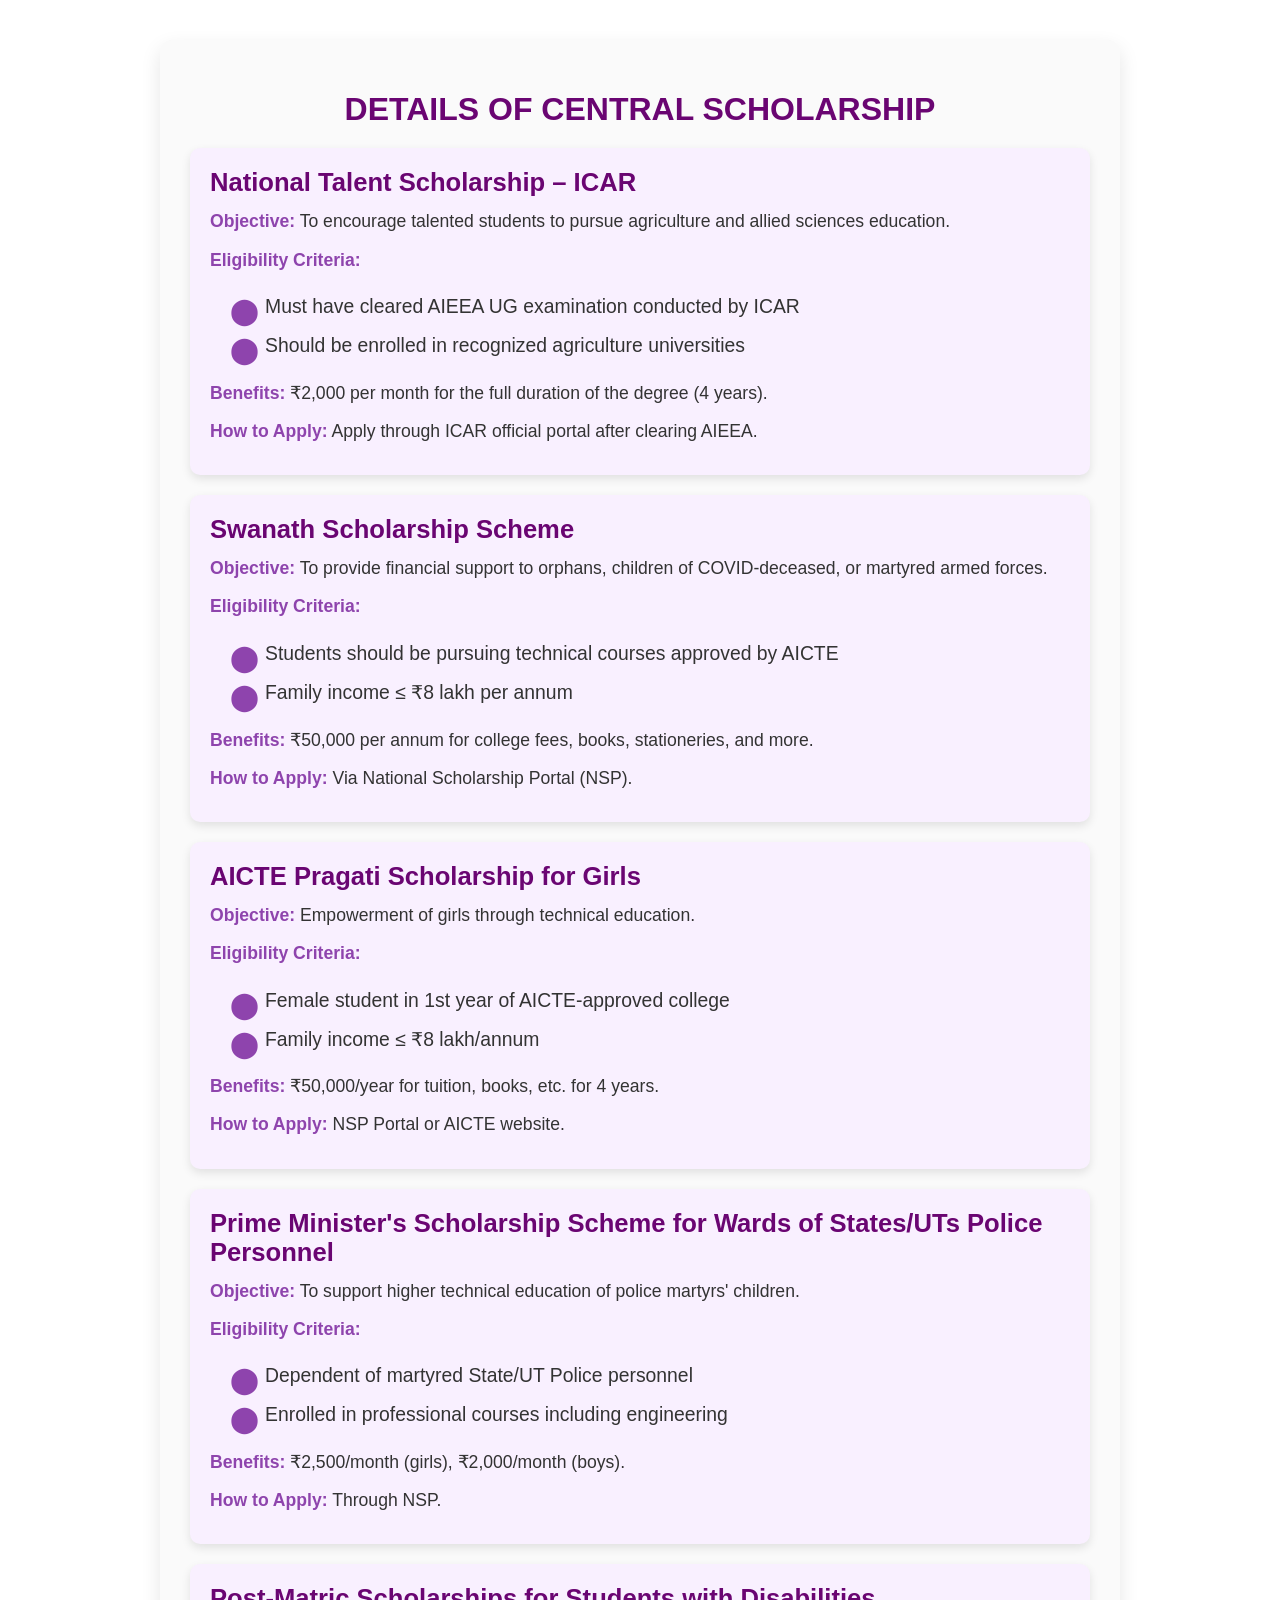
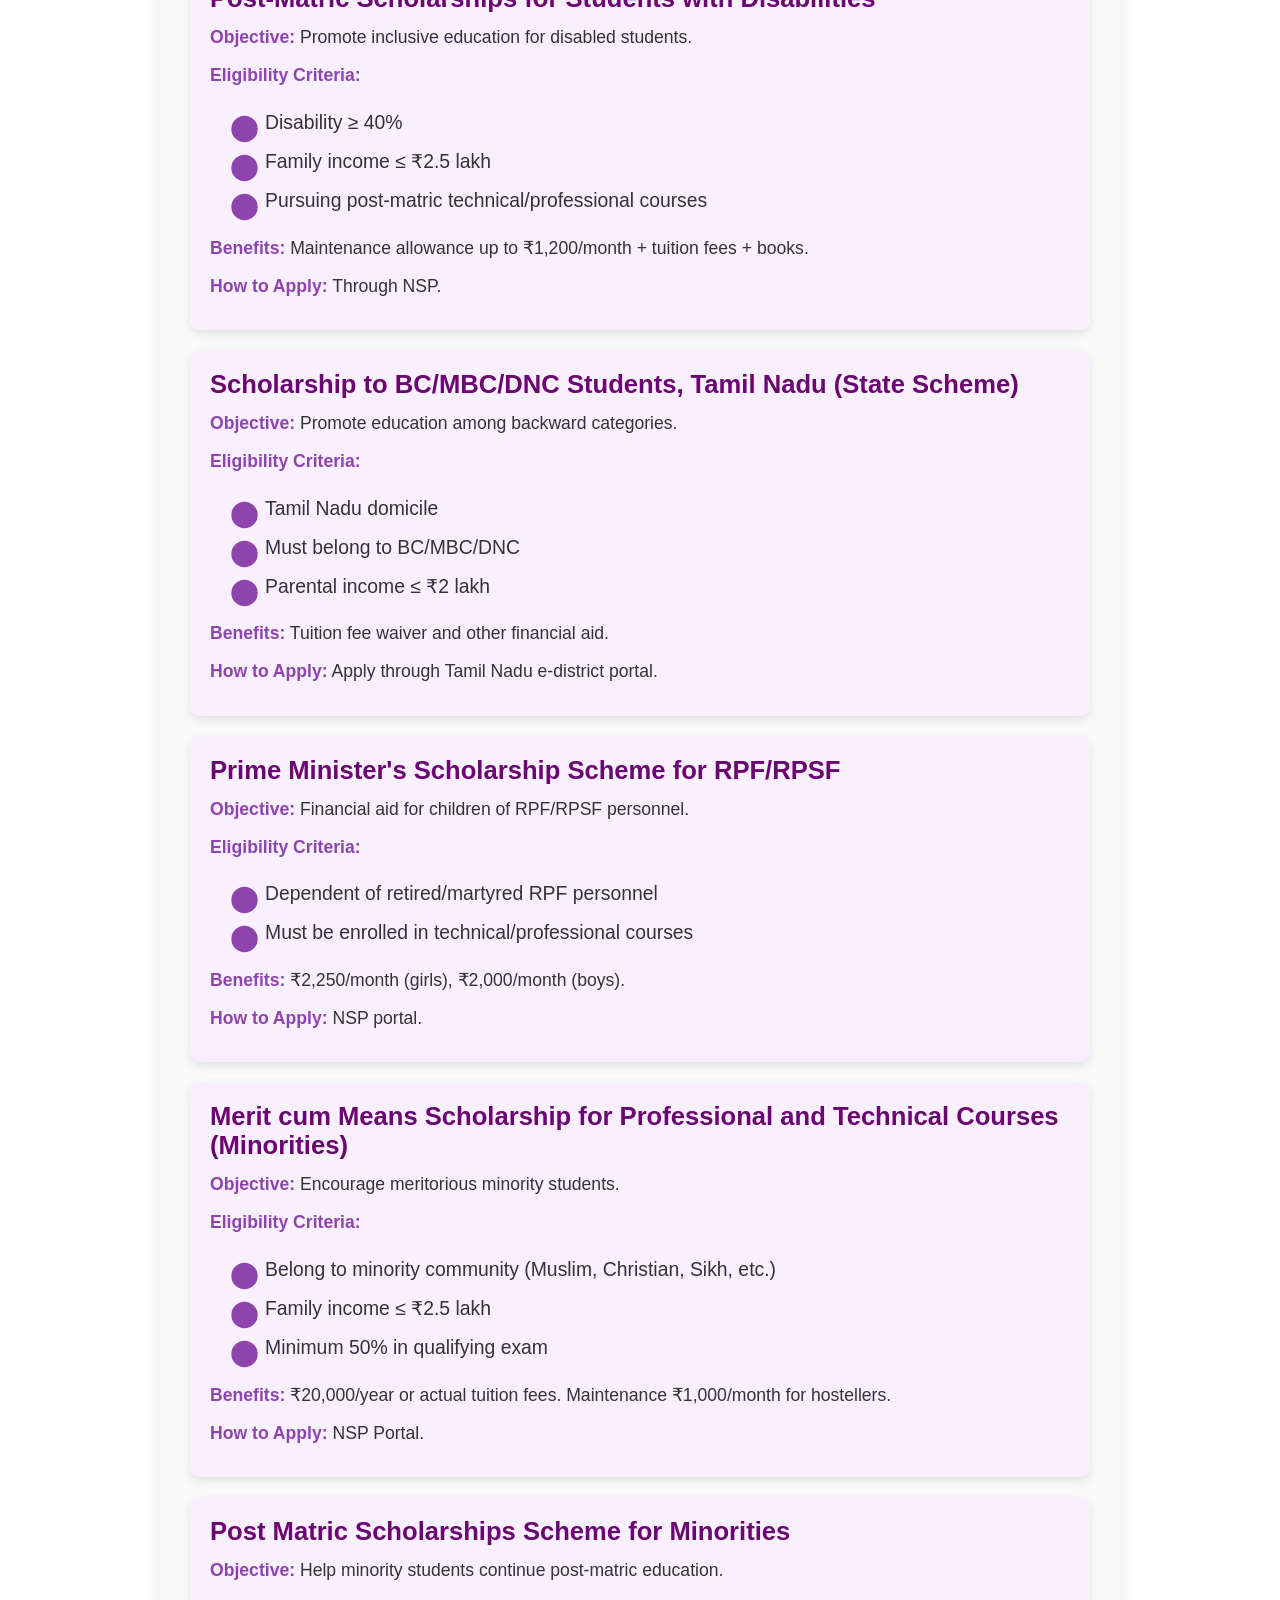
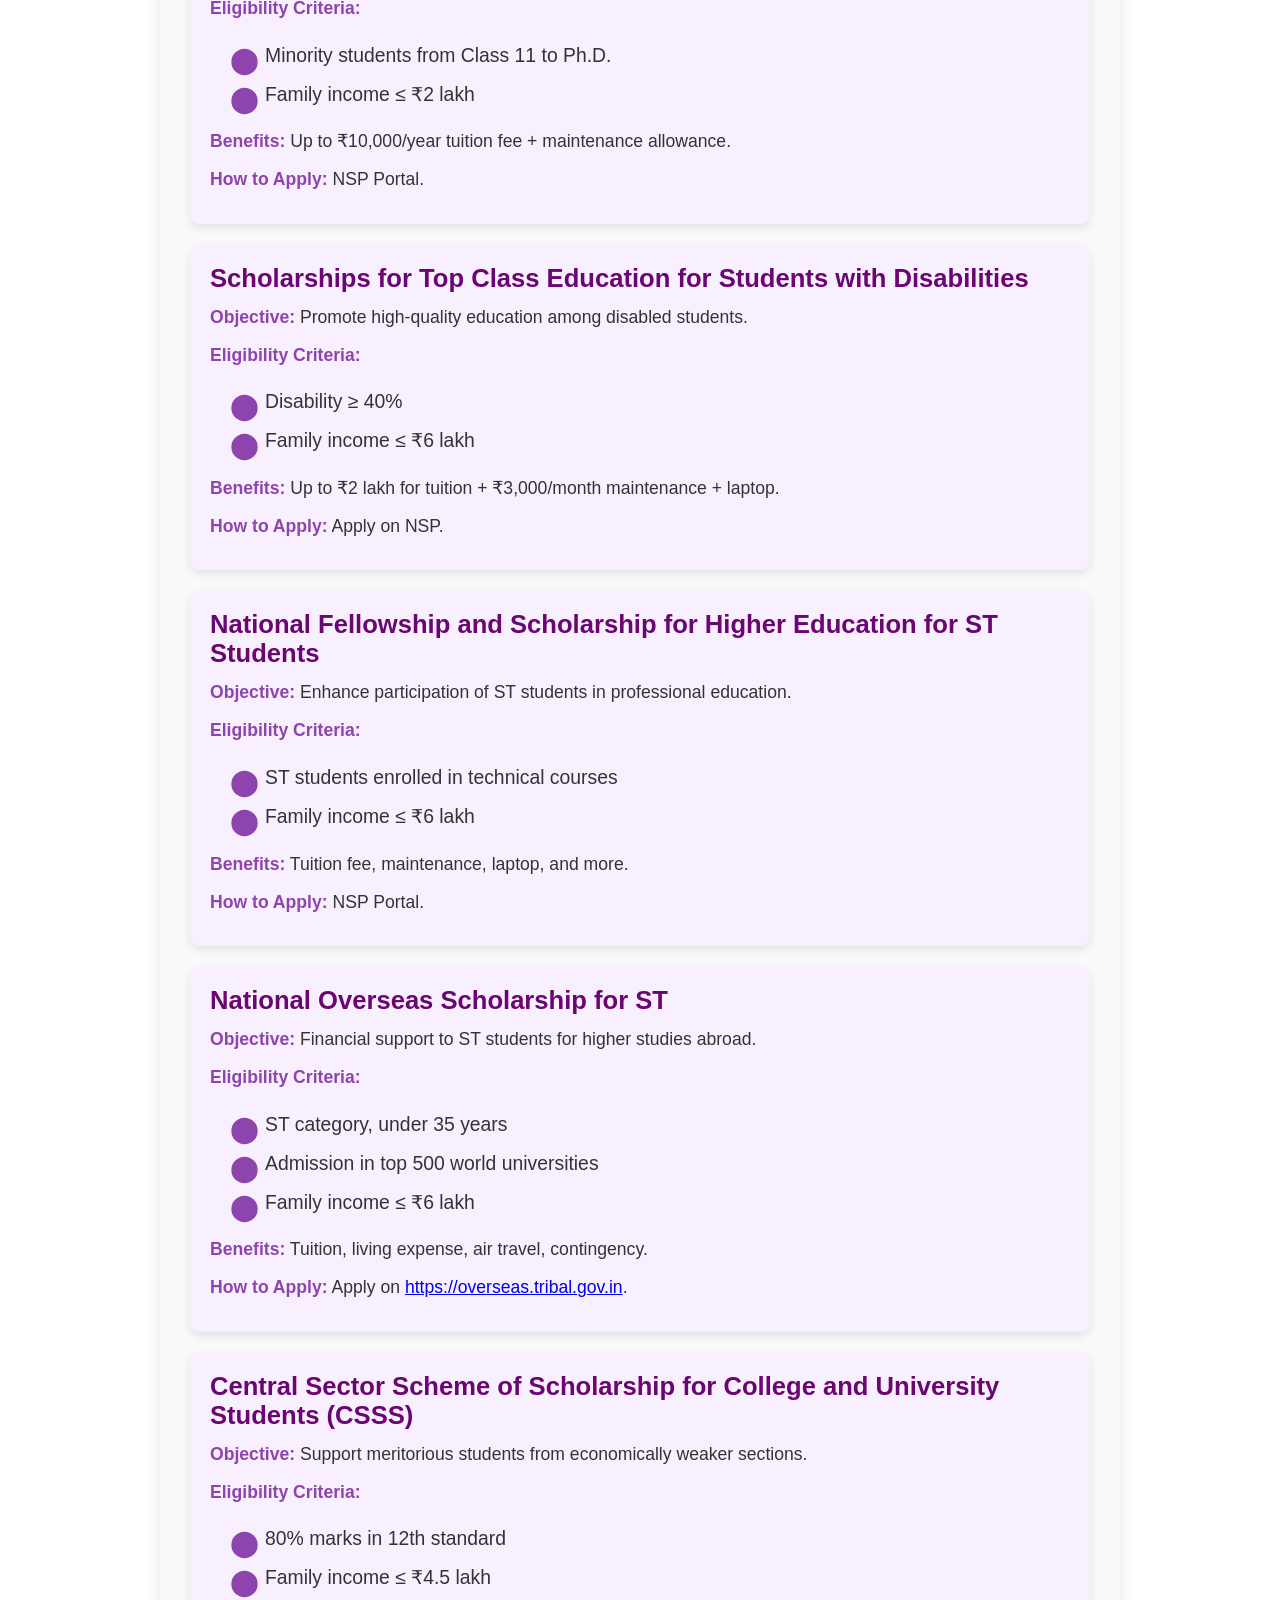
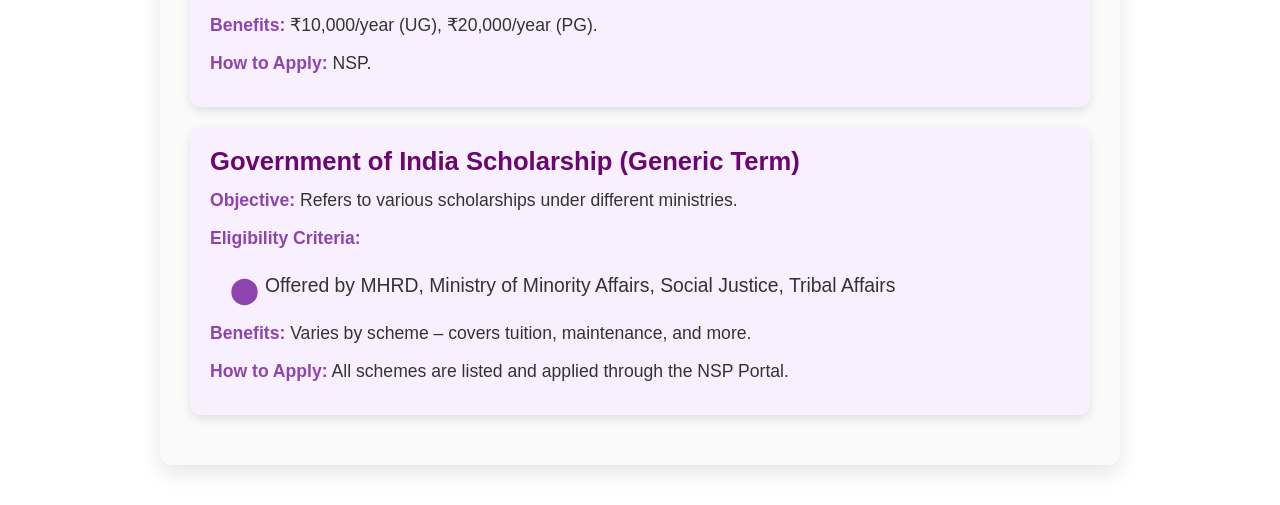
<file: pdl/Frontend/apply_central.html>
<!DOCTYPE html>
<html lang="en">
<head>
    <meta charset="UTF-8">
    <meta name="viewport" content="width=device-width, initial-scale=1.0">
    <title>Scholarship List</title>
     <style>
 /* General Styles */
body {
    font-family: 'Poppins', sans-serif;
    margin: 0;
    padding: 0;
    background: #fff; /* Plain White Background */
    color: #333; /* Dark text for contrast */
}

/* Container */
.container {
    max-width: 900px;
    margin: 40px auto;
    padding: 30px;
    background: #fafafa; /* Slightly off-white for soft contrast */
    box-shadow: 0 8px 20px rgba(0, 0, 0, 0.1);
    border-radius: 12px;
    animation: fadeIn 0.5s ease-in-out;
}

/* Header */
h1 {
    text-align: center;
    color: #6a0572; /* Deep Purple */
    font-size: 2em;
    margin-bottom: 20px;
    text-transform: uppercase;
}

/* Scholarship Cards */
.scholarship {
    background: #f9f0ff; /* Light purple tint */
    padding: 20px;
    border-radius: 10px;
    box-shadow: 0 4px 10px rgba(0, 0, 0, 0.1);
    margin-bottom: 20px;
    transition: transform 0.3s ease-in-out, box-shadow 0.3s ease-in-out;
}

.scholarship:hover {
    transform: translateY(-5px);
    box-shadow: 0 8px 15px rgba(0, 0, 0, 0.2);
}

/* Titles */
.title {
    font-size: 1.6em;
    color: #6a0572; /* Deep Purple */
    font-weight: bold;
    margin-bottom: 10px;
}

/* Text Blocks */
.objective, .criteria, .benefits, .apply {
    margin: 10px 0;
    font-size: 1.1em;
    line-height: 1.6;
}

/* Strong Highlights */
strong {
    color: #8e44ad; /* Medium Purple */
    font-weight: bold;
}

/* List Styling */
ul {
    padding-left: 20px;
    list-style-type: none;
}

ul li {
    padding-left: 35px;
    position: relative;
    font-size: 1.1em;
    margin-bottom: 8px;
    font-weight: 500;
}

/* Custom Bullet Points */
ul li::before {
    content: '⬤'; /* Solid Circle */
    position: absolute;
    left: 0;
    color: #8e44ad; /* Stylish Purple */
    font-weight: bold;
    font-size: 1.3em;
}

/* Responsive Design */
@media (max-width: 600px) {
    .container {
        padding: 20px;
    }
    
    h1 {
        font-size: 1.8em;
    }
    
    .title {
        font-size: 1.4em;
    }
    
    ul li {
        font-size: 1em;
    }
}

/* Fade-in animation */
@keyframes fadeIn {
    from {
        opacity: 0;
        transform: translateY(-10px);
    }
    to {
        opacity: 1;
        transform: translateY(0);
    }
}
     </style>
</head>
<body>
    <div class="container">
        <h1>Details of Central Scholarship</h1>
        <div class="scholarship">
            <div class="title">National Talent Scholarship – ICAR</div>
            <div class="objective"><strong>Objective:</strong> To encourage talented students to pursue agriculture and allied sciences education.</div>
            <div class="criteria"><strong>Eligibility Criteria:</strong>
                <ul>
                    <li>Must have cleared AIEEA UG examination conducted by ICAR</li>
                    <li>Should be enrolled in recognized agriculture universities</li>
                </ul>
            </div>
            <div class="benefits"><strong>Benefits:</strong> ₹2,000 per month for the full duration of the degree (4 years).</div>
            <div class="apply"><strong>How to Apply:</strong> Apply through ICAR official portal after clearing AIEEA.</div>
        </div>
        
        <div class="scholarship">
            <div class="title">Swanath Scholarship Scheme</div>
            <div class="objective"><strong>Objective:</strong> To provide financial support to orphans, children of COVID-deceased, or martyred armed forces.</div>
            <div class="criteria"><strong>Eligibility Criteria:</strong>
                <ul>
                    <li>Students should be pursuing technical courses approved by AICTE</li>
                    <li>Family income ≤ ₹8 lakh per annum</li>
                </ul>
            </div>
            <div class="benefits"><strong>Benefits:</strong> ₹50,000 per annum for college fees, books, stationeries, and more.</div>
            <div class="apply"><strong>How to Apply:</strong> Via National Scholarship Portal (NSP).</div>
        </div>
        
        <div class="scholarship">
            <div class="title">AICTE Pragati Scholarship for Girls</div>
            <div class="objective"><strong>Objective:</strong> Empowerment of girls through technical education.</div>
            <div class="criteria"><strong>Eligibility Criteria:</strong>
                <ul>
                    <li>Female student in 1st year of AICTE-approved college</li>
                    <li>Family income ≤ ₹8 lakh/annum</li>
                </ul>
            </div>
            <div class="benefits"><strong>Benefits:</strong> ₹50,000/year for tuition, books, etc. for 4 years.</div>
            <div class="apply"><strong>How to Apply:</strong> NSP Portal or AICTE website.</div>
        </div>
        
        <div class="scholarship">
            <div class="title">Prime Minister's Scholarship Scheme for Wards of States/UTs Police Personnel</div>
            <div class="objective"><strong>Objective:</strong> To support higher technical education of police martyrs' children.</div>
            <div class="criteria"><strong>Eligibility Criteria:</strong>
                <ul>
                    <li>Dependent of martyred State/UT Police personnel</li>
                    <li>Enrolled in professional courses including engineering</li>
                </ul>
            </div>
            <div class="benefits"><strong>Benefits:</strong> ₹2,500/month (girls), ₹2,000/month (boys).</div>
            <div class="apply"><strong>How to Apply:</strong> Through NSP.</div>
        </div>
        <div class="scholarship">
            <div class="title">Post-Matric Scholarships for Students with Disabilities</div>
            <div class="objective"><strong>Objective:</strong> Promote inclusive education for disabled students.</div>
            <div class="criteria"><strong>Eligibility Criteria:</strong>
                <ul>
                    <li>Disability ≥ 40%</li>
                    <li>Family income ≤ ₹2.5 lakh</li>
                    <li>Pursuing post-matric technical/professional courses</li>
                </ul>
            </div>
            <div class="benefits"><strong>Benefits:</strong> Maintenance allowance up to ₹1,200/month + tuition fees + books.</div>
            <div class="apply"><strong>How to Apply:</strong> Through NSP.</div>
        </div>
        
        <div class="scholarship">
            <div class="title">Scholarship to BC/MBC/DNC Students, Tamil Nadu (State Scheme)</div>
            <div class="objective"><strong>Objective:</strong> Promote education among backward categories.</div>
            <div class="criteria"><strong>Eligibility Criteria:</strong>
                <ul>
                    <li>Tamil Nadu domicile</li>
                    <li>Must belong to BC/MBC/DNC</li>
                    <li>Parental income ≤ ₹2 lakh</li>
                </ul>
            </div>
            <div class="benefits"><strong>Benefits:</strong> Tuition fee waiver and other financial aid.</div>
            <div class="apply"><strong>How to Apply:</strong> Apply through Tamil Nadu e-district portal.</div>
        </div>
        
        <div class="scholarship">
            <div class="title">Prime Minister's Scholarship Scheme for RPF/RPSF</div>
            <div class="objective"><strong>Objective:</strong> Financial aid for children of RPF/RPSF personnel.</div>
            <div class="criteria"><strong>Eligibility Criteria:</strong>
                <ul>
                    <li>Dependent of retired/martyred RPF personnel</li>
                    <li>Must be enrolled in technical/professional courses</li>
                </ul>
            </div>
            <div class="benefits"><strong>Benefits:</strong> ₹2,250/month (girls), ₹2,000/month (boys).</div>
            <div class="apply"><strong>How to Apply:</strong> NSP portal.</div>
        </div>
        
        <div class="scholarship">
            <div class="title">Merit cum Means Scholarship for Professional and Technical Courses (Minorities)</div>
            <div class="objective"><strong>Objective:</strong> Encourage meritorious minority students.</div>
            <div class="criteria"><strong>Eligibility Criteria:</strong>
                <ul>
                    <li>Belong to minority community (Muslim, Christian, Sikh, etc.)</li>
                    <li>Family income ≤ ₹2.5 lakh</li>
                    <li>Minimum 50% in qualifying exam</li>
                </ul>
            </div>
            <div class="benefits"><strong>Benefits:</strong> ₹20,000/year or actual tuition fees. Maintenance ₹1,000/month for hostellers.</div>
            <div class="apply"><strong>How to Apply:</strong> NSP Portal.</div>
        </div>
        <div class="scholarship">
            <div class="title">Post Matric Scholarships Scheme for Minorities</div>
            <div class="objective"><strong>Objective:</strong> Help minority students continue post-matric education.</div>
            <div class="criteria"><strong>Eligibility Criteria:</strong>
                <ul>
                    <li>Minority students from Class 11 to Ph.D.</li>
                    <li>Family income ≤ ₹2 lakh</li>
                </ul>
            </div>
            <div class="benefits"><strong>Benefits:</strong> Up to ₹10,000/year tuition fee + maintenance allowance.</div>
            <div class="apply"><strong>How to Apply:</strong> NSP Portal.</div>
        </div>
        
        <div class="scholarship">
            <div class="title">Scholarships for Top Class Education for Students with Disabilities</div>
            <div class="objective"><strong>Objective:</strong> Promote high-quality education among disabled students.</div>
            <div class="criteria"><strong>Eligibility Criteria:</strong>
                <ul>
                    <li>Disability ≥ 40%</li>
                    <li>Family income ≤ ₹6 lakh</li>
                </ul>
            </div>
            <div class="benefits"><strong>Benefits:</strong> Up to ₹2 lakh for tuition + ₹3,000/month maintenance + laptop.</div>
            <div class="apply"><strong>How to Apply:</strong> Apply on NSP.</div>
        </div>
        
        <div class="scholarship">
            <div class="title">National Fellowship and Scholarship for Higher Education for ST Students</div>
            <div class="objective"><strong>Objective:</strong> Enhance participation of ST students in professional education.</div>
            <div class="criteria"><strong>Eligibility Criteria:</strong>
                <ul>
                    <li>ST students enrolled in technical courses</li>
                    <li>Family income ≤ ₹6 lakh</li>
                </ul>
            </div>
            <div class="benefits"><strong>Benefits:</strong> Tuition fee, maintenance, laptop, and more.</div>
            <div class="apply"><strong>How to Apply:</strong> NSP Portal.</div>
        </div>
        
        <div class="scholarship">
            <div class="title">National Overseas Scholarship for ST</div>
            <div class="objective"><strong>Objective:</strong> Financial support to ST students for higher studies abroad.</div>
            <div class="criteria"><strong>Eligibility Criteria:</strong>
                <ul>
                    <li>ST category, under 35 years</li>
                    <li>Admission in top 500 world universities</li>
                    <li>Family income ≤ ₹6 lakh</li>
                </ul>
            </div>
            <div class="benefits"><strong>Benefits:</strong> Tuition, living expense, air travel, contingency.</div>
            <div class="apply"><strong>How to Apply:</strong> Apply on <a href="https://overseas.tribal.gov.in" target="_blank">https://overseas.tribal.gov.in</a>.</div>
        </div>
        
        <div class="scholarship">
            <div class="title">Central Sector Scheme of Scholarship for College and University Students (CSSS)</div>
            <div class="objective"><strong>Objective:</strong> Support meritorious students from economically weaker sections.</div>
            <div class="criteria"><strong>Eligibility Criteria:</strong>
                <ul>
                    <li>80% marks in 12th standard</li>
                    <li>Family income ≤ ₹4.5 lakh</li>
                </ul>
            </div>
            <div class="benefits"><strong>Benefits:</strong> ₹10,000/year (UG), ₹20,000/year (PG).</div>
            <div class="apply"><strong>How to Apply:</strong> NSP.</div>
        </div>
        
        <div class="scholarship">
            <div class="title">Government of India Scholarship (Generic Term)</div>
            <div class="objective"><strong>Objective:</strong> Refers to various scholarships under different ministries.</div>
            <div class="criteria"><strong>Eligibility Criteria:</strong>
                <ul>
                    <li>Offered by MHRD, Ministry of Minority Affairs, Social Justice, Tribal Affairs</li>
                </ul>
            </div>
            <div class="benefits"><strong>Benefits:</strong> Varies by scheme – covers tuition, maintenance, and more.</div>
            <div class="apply"><strong>How to Apply:</strong> All schemes are listed and applied through the NSP Portal.</div>
        </div>
                
    </div>
</body>
</html>
</file>
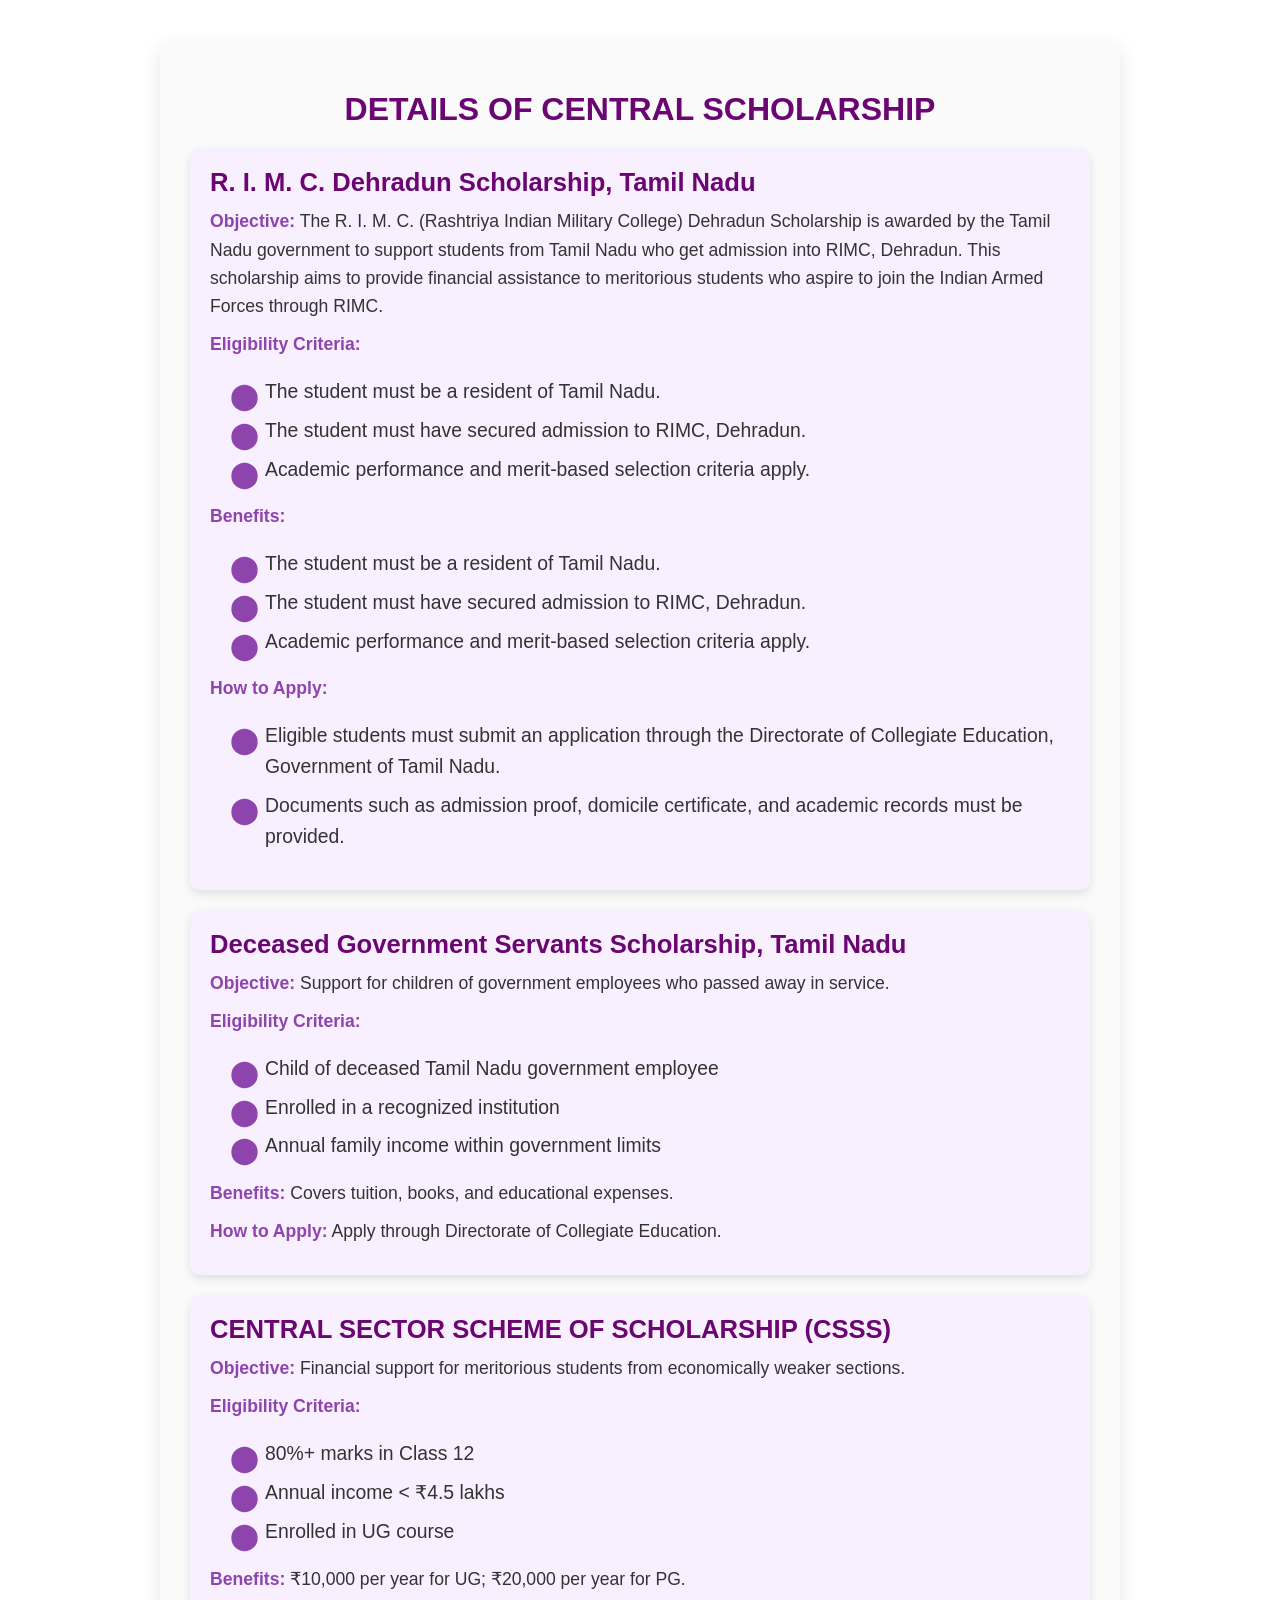
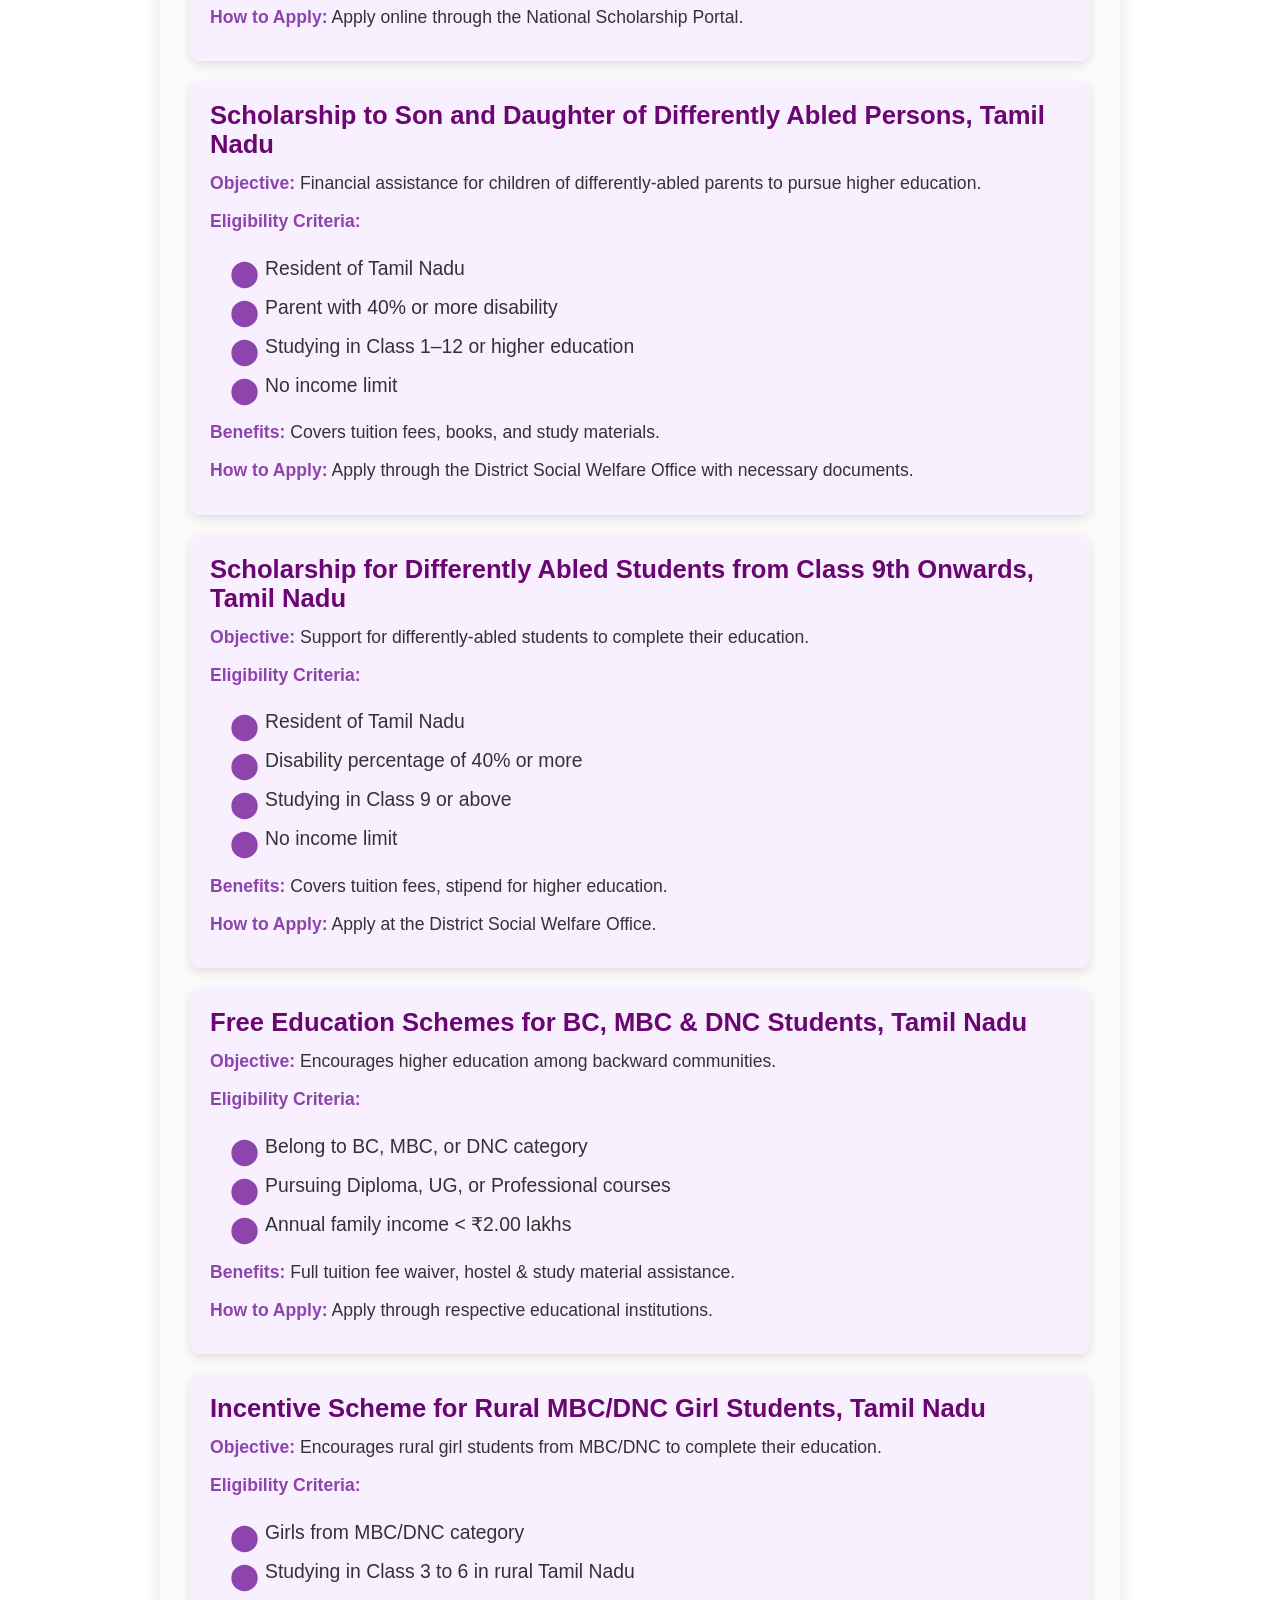
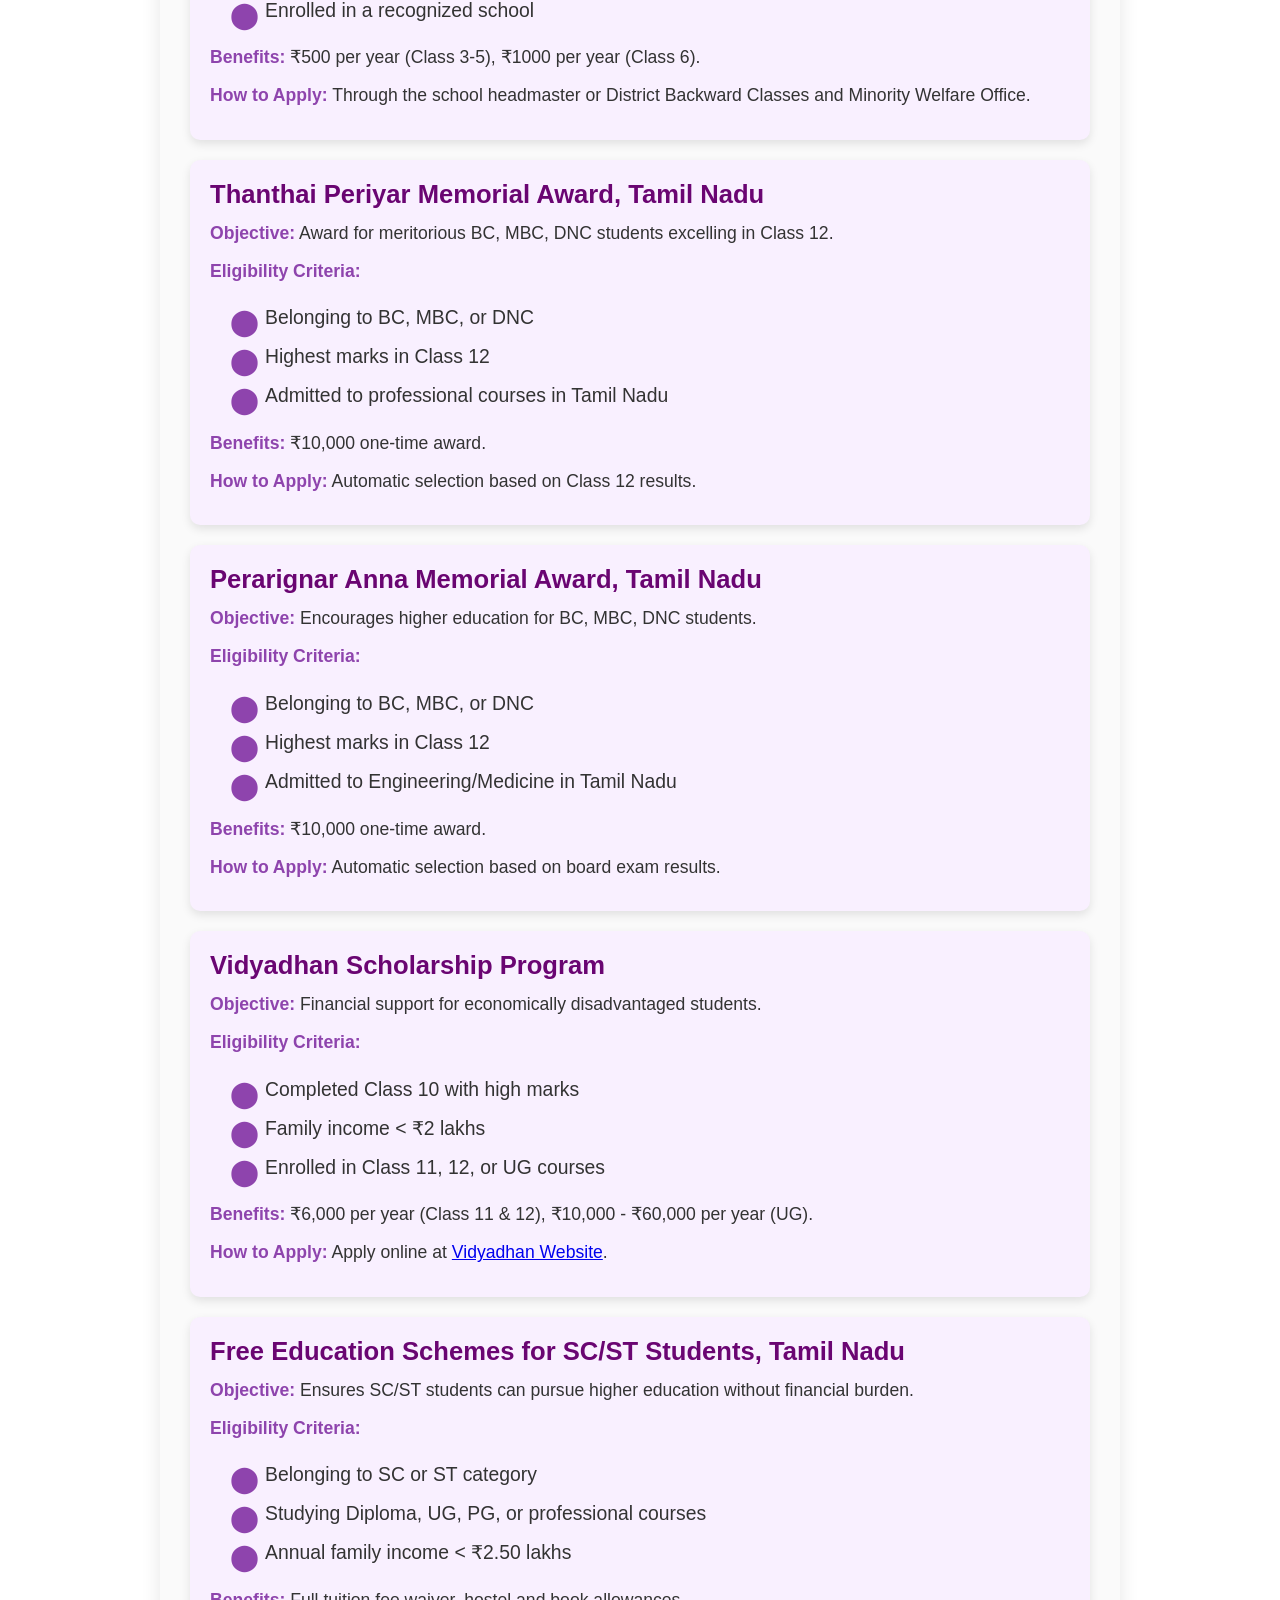
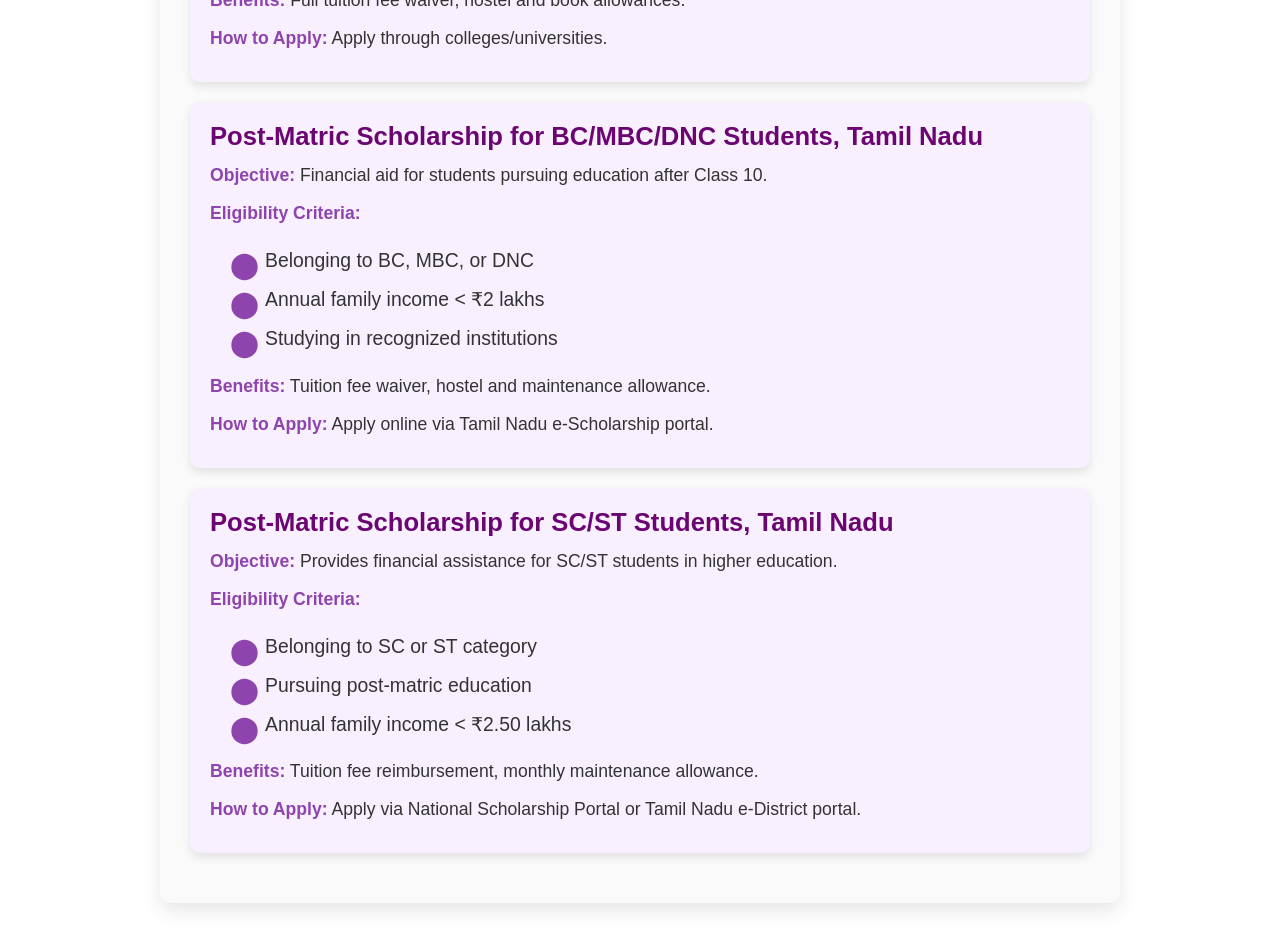
<file: pdl/Frontend/apply_state.html>
<!DOCTYPE html>
<html lang="en">
<head>
    <meta charset="UTF-8">
    <meta name="viewport" content="width=device-width, initial-scale=1.0">
    <title>Scholarship List</title>
     <style>
 /* General Styles */
body {
    font-family: 'Poppins', sans-serif;
    margin: 0;
    padding: 0;
    background: #fff; /* Plain White Background */
    color: #333; /* Dark text for contrast */
}

/* Container */
.container {
    max-width: 900px;
    margin: 40px auto;
    padding: 30px;
    background: #fafafa; /* Slightly off-white for soft contrast */
    box-shadow: 0 8px 20px rgba(0, 0, 0, 0.1);
    border-radius: 12px;
    animation: fadeIn 0.5s ease-in-out;
}

/* Header */
h1 {
    text-align: center;
    color: #6a0572; /* Deep Purple */
    font-size: 2em;
    margin-bottom: 20px;
    text-transform: uppercase;
}

/* Scholarship Cards */
.scholarship {
    background: #f9f0ff; /* Light purple tint */
    padding: 20px;
    border-radius: 10px;
    box-shadow: 0 4px 10px rgba(0, 0, 0, 0.1);
    margin-bottom: 20px;
    transition: transform 0.3s ease-in-out, box-shadow 0.3s ease-in-out;
}

.scholarship:hover {
    transform: translateY(-5px);
    box-shadow: 0 8px 15px rgba(0, 0, 0, 0.2);
}

/* Titles */
.title {
    font-size: 1.6em;
    color: #6a0572; /* Deep Purple */
    font-weight: bold;
    margin-bottom: 10px;
}

/* Text Blocks */
.objective, .criteria, .benefits, .apply {
    margin: 10px 0;
    font-size: 1.1em;
    line-height: 1.6;
}

/* Strong Highlights */
strong {
    color: #8e44ad; /* Medium Purple */
    font-weight: bold;
}

/* List Styling */
ul {
    padding-left: 20px;
    list-style-type: none;
}

ul li {
    padding-left: 35px;
    position: relative;
    font-size: 1.1em;
    margin-bottom: 8px;
    font-weight: 500;
}

/* Custom Bullet Points */
ul li::before {
    content: '⬤'; /* Solid Circle */
    position: absolute;
    left: 0;
    color: #8e44ad; /* Stylish Purple */
    font-weight: bold;
    font-size: 1.3em;
}

/* Responsive Design */
@media (max-width: 600px) {
    .container {
        padding: 20px;
    }
    
    h1 {
        font-size: 1.8em;
    }
    
    .title {
        font-size: 1.4em;
    }
    
    ul li {
        font-size: 1em;
    }
}

/* Fade-in animation */
@keyframes fadeIn {
    from {
        opacity: 0;
        transform: translateY(-10px);
    }
    to {
        opacity: 1;
        transform: translateY(0);
    }
}
     </style>
</head>
<body>
    <div class="container">
        <h1>Details of Central Scholarship</h1>
        
        <div class="scholarship">
            <div class="title">R. I. M. C. Dehradun Scholarship, Tamil Nadu</div>
            <div class="objective"><strong>Objective:</strong> The R. I. M. C. (Rashtriya Indian Military College) Dehradun Scholarship is awarded by the Tamil Nadu government to support students from Tamil Nadu who get admission into RIMC, Dehradun. This scholarship aims to provide financial assistance to meritorious students who aspire to join the Indian Armed Forces through RIMC.</div>
            <div class="criteria"><strong>Eligibility Criteria:</strong>
                <ul>
                    <li>The student must be a resident of Tamil Nadu.</li>
                    <li>The student must have secured admission to RIMC, Dehradun.</li>
                    <li>Academic performance and merit-based selection criteria apply.</li>
                </ul>
            </div>
            <div class="benefits"><strong>Benefits:</strong> <ul>
                <li>The student must be a resident of Tamil Nadu.</li>
                <li>The student must have secured admission to RIMC, Dehradun.</li>
                <li>Academic performance and merit-based selection criteria apply.</li>
            </ul></div>
            <div class="apply"><strong>How to Apply:</strong>  
            <ul>
                <li>Eligible students must submit an application through the Directorate of Collegiate Education, Government of Tamil Nadu.</li>
                <li>Documents such as admission proof, domicile certificate, and academic records must be provided.</li>
            </ul></div>
        </div>
        
        <div class="scholarship">
            <div class="title">Deceased Government Servants Scholarship, Tamil Nadu</div>
            <div class="objective"><strong>Objective:</strong> Support for children of government employees who passed away in service.</div>
            <div class="criteria"><strong>Eligibility Criteria:</strong>
                <ul>
                    <li>Child of deceased Tamil Nadu government employee</li>
                    <li>Enrolled in a recognized institution</li>
                    <li>Annual family income within government limits</li>
                </ul>
            </div>
            <div class="benefits"><strong>Benefits:</strong> Covers tuition, books, and educational expenses.</div>
            <div class="apply"><strong>How to Apply:</strong> Apply through Directorate of Collegiate Education.</div>
        </div>
        
        <div class="scholarship">
            <div class="title">CENTRAL SECTOR SCHEME OF SCHOLARSHIP (CSSS)</div>
            <div class="objective"><strong>Objective:</strong> Financial support for meritorious students from economically weaker sections.</div>
            <div class="criteria"><strong>Eligibility Criteria:</strong>
                <ul>
                    <li>80%+ marks in Class 12</li>
                    <li>Annual income &lt; ₹4.5 lakhs</li>
                    <li>Enrolled in UG course</li>
                </ul>
            </div>
            <div class="benefits"><strong>Benefits:</strong> ₹10,000 per year for UG; ₹20,000 per year for PG.</div>
            <div class="apply"><strong>How to Apply:</strong> Apply online through the National Scholarship Portal.</div>
        </div>
        <div class="scholarship">
            <div class="title">Scholarship to Son and Daughter of Differently Abled Persons, Tamil Nadu</div>
            <div class="objective"><strong>Objective:</strong> Financial assistance for children of differently-abled parents to pursue higher education.</div>
            <div class="criteria"><strong>Eligibility Criteria:</strong>
                <ul>
                    <li>Resident of Tamil Nadu</li>
                    <li>Parent with 40% or more disability</li>
                    <li>Studying in Class 1–12 or higher education</li>
                    <li>No income limit</li>
                </ul>
            </div>
            <div class="benefits"><strong>Benefits:</strong> Covers tuition fees, books, and study materials.</div>
            <div class="apply"><strong>How to Apply:</strong> Apply through the District Social Welfare Office with necessary documents.</div>
        </div>
    
        <div class="scholarship">
            <div class="title">Scholarship for Differently Abled Students from Class 9th Onwards, Tamil Nadu</div>
            <div class="objective"><strong>Objective:</strong> Support for differently-abled students to complete their education.</div>
            <div class="criteria"><strong>Eligibility Criteria:</strong>
                <ul>
                    <li>Resident of Tamil Nadu</li>
                    <li>Disability percentage of 40% or more</li>
                    <li>Studying in Class 9 or above</li>
                    <li>No income limit</li>
                </ul>
            </div>
            <div class="benefits"><strong>Benefits:</strong> Covers tuition fees, stipend for higher education.</div>
            <div class="apply"><strong>How to Apply:</strong> Apply at the District Social Welfare Office.</div>
        </div>
    
        <div class="scholarship">
            <div class="title">Free Education Schemes for BC, MBC & DNC Students, Tamil Nadu</div>
            <div class="objective"><strong>Objective:</strong> Encourages higher education among backward communities.</div>
            <div class="criteria"><strong>Eligibility Criteria:</strong>
                <ul>
                    <li>Belong to BC, MBC, or DNC category</li>
                    <li>Pursuing Diploma, UG, or Professional courses</li>
                    <li>Annual family income &lt; ₹2.00 lakhs</li>
                </ul>
            </div>
            <div class="benefits"><strong>Benefits:</strong> Full tuition fee waiver, hostel & study material assistance.</div>
            <div class="apply"><strong>How to Apply:</strong> Apply through respective educational institutions.</div>
        </div>
        <!-- More scholarship entries can be added similarly -->
        <div class="scholarship">
            <div class="title">Incentive Scheme for Rural MBC/DNC Girl Students, Tamil Nadu</div>
            <div class="objective"><strong>Objective:</strong> Encourages rural girl students from MBC/DNC to complete their education.</div>
            <div class="criteria"><strong>Eligibility Criteria:</strong>
                <ul>
                    <li>Girls from MBC/DNC category</li>
                    <li>Studying in Class 3 to 6 in rural Tamil Nadu</li>
                    <li>Enrolled in a recognized school</li>
                </ul>
            </div>
            <div class="benefits"><strong>Benefits:</strong> ₹500 per year (Class 3-5), ₹1000 per year (Class 6).</div>
            <div class="apply"><strong>How to Apply:</strong> Through the school headmaster or District Backward Classes and Minority Welfare Office.</div>
        </div>
        
        <div class="scholarship">
            <div class="title">Thanthai Periyar Memorial Award, Tamil Nadu</div>
            <div class="objective"><strong>Objective:</strong> Award for meritorious BC, MBC, DNC students excelling in Class 12.</div>
            <div class="criteria"><strong>Eligibility Criteria:</strong>
                <ul>
                    <li>Belonging to BC, MBC, or DNC</li>
                    <li>Highest marks in Class 12</li>
                    <li>Admitted to professional courses in Tamil Nadu</li>
                </ul>
            </div>
            <div class="benefits"><strong>Benefits:</strong> ₹10,000 one-time award.</div>
            <div class="apply"><strong>How to Apply:</strong> Automatic selection based on Class 12 results.</div>
        </div>
        
        <div class="scholarship">
            <div class="title">Perarignar Anna Memorial Award, Tamil Nadu</div>
            <div class="objective"><strong>Objective:</strong> Encourages higher education for BC, MBC, DNC students.</div>
            <div class="criteria"><strong>Eligibility Criteria:</strong>
                <ul>
                    <li>Belonging to BC, MBC, or DNC</li>
                    <li>Highest marks in Class 12</li>
                    <li>Admitted to Engineering/Medicine in Tamil Nadu</li>
                </ul>
            </div>
            <div class="benefits"><strong>Benefits:</strong> ₹10,000 one-time award.</div>
            <div class="apply"><strong>How to Apply:</strong> Automatic selection based on board exam results.</div>
        </div>
        
        <div class="scholarship">
            <div class="title">Vidyadhan Scholarship Program</div>
            <div class="objective"><strong>Objective:</strong> Financial support for economically disadvantaged students.</div>
            <div class="criteria"><strong>Eligibility Criteria:</strong>
                <ul>
                    <li>Completed Class 10 with high marks</li>
                    <li>Family income &lt; ₹2 lakhs</li>
                    <li>Enrolled in Class 11, 12, or UG courses</li>
                </ul>
            </div>
            <div class="benefits"><strong>Benefits:</strong> ₹6,000 per year (Class 11 & 12), ₹10,000 - ₹60,000 per year (UG).</div>
            <div class="apply"><strong>How to Apply:</strong> Apply online at <a href="https://www.vidyadhan.org/">Vidyadhan Website</a>.</div>
        </div>
        
        <div class="scholarship">
            <div class="title">Free Education Schemes for SC/ST Students, Tamil Nadu</div>
            <div class="objective"><strong>Objective:</strong> Ensures SC/ST students can pursue higher education without financial burden.</div>
            <div class="criteria"><strong>Eligibility Criteria:</strong>
                <ul>
                    <li>Belonging to SC or ST category</li>
                    <li>Studying Diploma, UG, PG, or professional courses</li>
                    <li>Annual family income &lt; ₹2.50 lakhs</li>
                </ul>
            </div>
            <div class="benefits"><strong>Benefits:</strong> Full tuition fee waiver, hostel and book allowances.</div>
            <div class="apply"><strong>How to Apply:</strong> Apply through colleges/universities.</div>
        </div>
        
        <div class="scholarship">
            <div class="title">Post-Matric Scholarship for BC/MBC/DNC Students, Tamil Nadu</div>
            <div class="objective"><strong>Objective:</strong> Financial aid for students pursuing education after Class 10.</div>
            <div class="criteria"><strong>Eligibility Criteria:</strong>
                <ul>
                    <li>Belonging to BC, MBC, or DNC</li>
                    <li>Annual family income &lt; ₹2 lakhs</li>
                    <li>Studying in recognized institutions</li>
                </ul>
            </div>
            <div class="benefits"><strong>Benefits:</strong> Tuition fee waiver, hostel and maintenance allowance.</div>
            <div class="apply"><strong>How to Apply:</strong> Apply online via Tamil Nadu e-Scholarship portal.</div>
        </div>
        
        <div class="scholarship">
            <div class="title">Post-Matric Scholarship for SC/ST Students, Tamil Nadu</div>
            <div class="objective"><strong>Objective:</strong> Provides financial assistance for SC/ST students in higher education.</div>
            <div class="criteria"><strong>Eligibility Criteria:</strong>
                <ul>
                    <li>Belonging to SC or ST category</li>
                    <li>Pursuing post-matric education</li>
                    <li>Annual family income &lt; ₹2.50 lakhs</li>
                </ul>
            </div>
            <div class="benefits"><strong>Benefits:</strong> Tuition fee reimbursement, monthly maintenance allowance.</div>
            <div class="apply"><strong>How to Apply:</strong> Apply via National Scholarship Portal or Tamil Nadu e-District portal.</div>
        </div>
    
    </div>
</body>
</html>
</file>
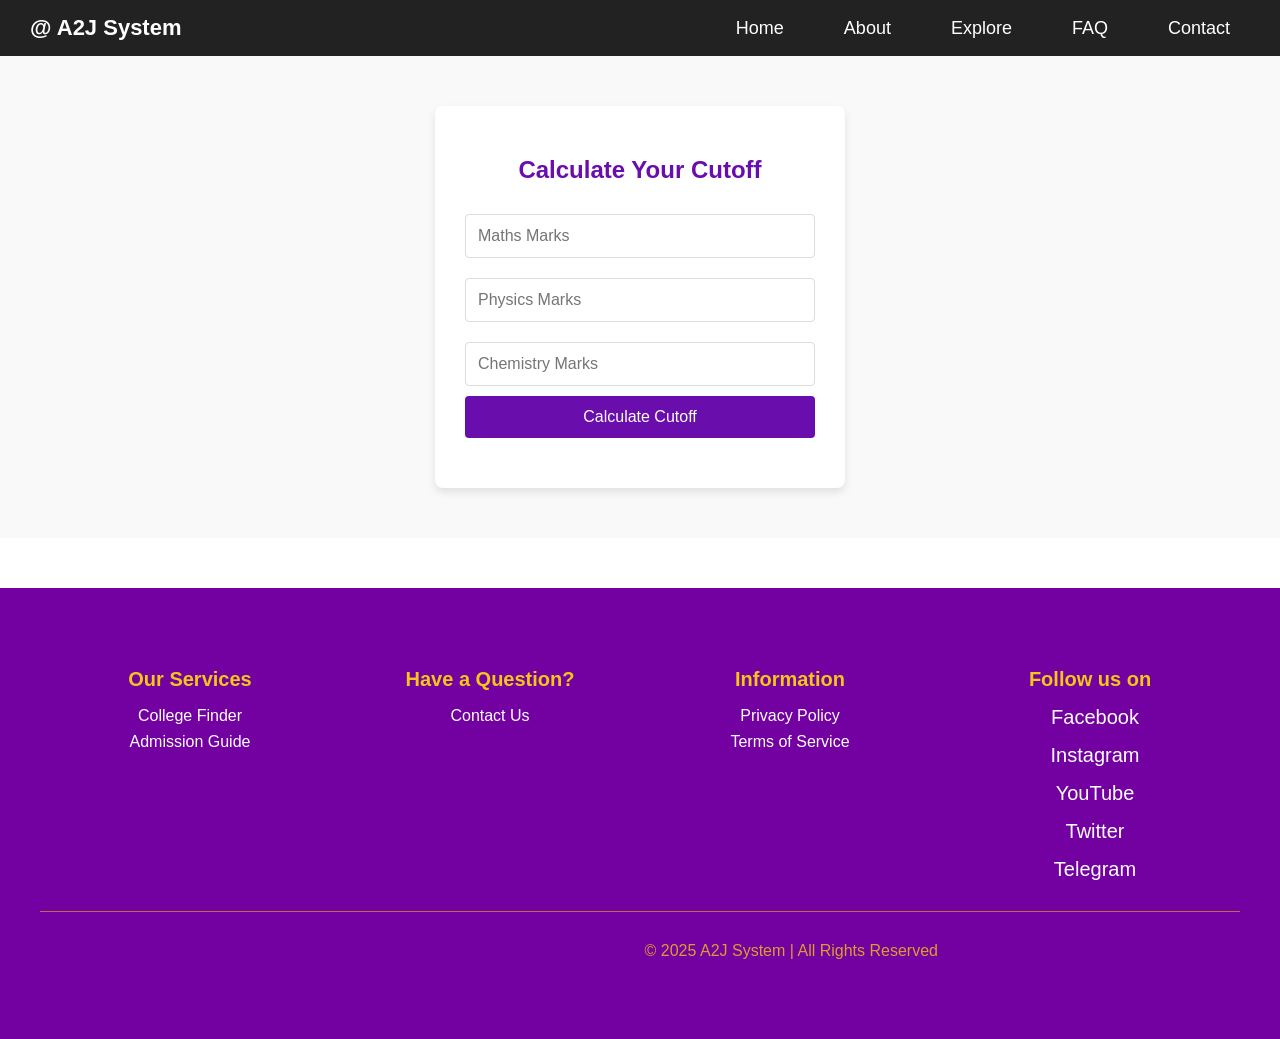
<file: pdl/Frontend/calculate.html>
<!DOCTYPE html>
<html lang="en">
<head>
    <meta charset="UTF-8">
    <meta name="viewport" content="width=device-width, initial-scale=1.0">
    <title>Calculate Cutoff</title>
    <link rel="stylesheet" href="style.css">
</head>
<body>

    <header>
        <div class="logo">@ A2J System</div>
        <nav>
            <ul>
                <li><a href="index.html">Home</a></li>
                <li><a href="#">About</a></li>
                <li><a href="#">Explore</a></li>
                <li><a href="#">FAQ</a></li>
                <li><a href="#">Contact</a></li>
            </ul>
        </nav>
    </header>

    <!-- Calculate Section -->
    <section class="calculate">
        <div class="container">
            <h2>Calculate Your Cutoff</h2>
            <form id="cutoffForm">
                <input type="number" id="maths" placeholder="Maths Marks" required>
                <input type="number" id="physics" placeholder="Physics Marks" required>
                <input type="number" id="chemistry" placeholder="Chemistry Marks" required>
                <button type="submit">Calculate Cutoff</button>
            </form>
            <div id="result" class="result">
                <!-- The result will be displayed here -->
            </div>
        </div>
    </section>

    <!-- Footer Section -->
    <footer class="custom-footer">
        <div class="footer-container">
            <div class="footer-section">
                <h3>Our Services</h3>
                <ul>
                    <li><a href="#">College Finder</a></li>
                    <li><a href="#">Admission Guide</a></li>
                </ul>
            </div>
    
            <div class="footer-section">
                <h3>Have a Question?</h3>
                <ul>
                                <li><a href="#">Contact Us</a></li>
                </ul>
            </div>
            <div class="footer-section">
                <h3>Information</h3>
                <ul>
                    <li><a href="#">Privacy Policy</a></li>
                    <li><a href="#">Terms of Service</a></li>
                </ul>
            </div>
    
            <div class="footer-section">
                <h3>Follow us on</h3>
                <div class="social-icons">
                    <a href="https://www.facebook.com/login/"><i class="fab fa-facebook-f"></i> Facebook</a>
                    <a href="https://www.instagram.com/accounts/login/?hl=en"><i class="fab fa-instagram"></i> Instagram</a>
                    <a href="https://www.youtube.com/account"><i class="fab fa-youtube"></i> YouTube</a>
                    <a href="https://x.com/i/flow/login?lang=en"><i class="fab fa-twitter"></i> Twitter</a>
                    <a href="https://web.telegram.org/a/"><i class="fab fa-telegram"></i> Telegram</a>
                </div>
            </div>
        </div>
        <div class="footer-bottom">
  <p>&nbsp;&nbsp;&nbsp;&nbsp;&nbsp;&nbsp;&nbsp;&nbsp;&nbsp;&nbsp;&nbsp;&nbsp;&nbsp;&nbsp;&nbsp;&nbsp;&nbsp;&nbsp;&nbsp;&nbsp;&nbsp;&nbsp;&nbsp;&nbsp;&nbsp;&nbsp;&nbsp;&nbsp;&nbsp;&nbsp;&nbsp;&nbsp;&nbsp;&nbsp;&nbsp;&nbsp;&nbsp;&nbsp;&nbsp;&nbsp;&nbsp;&nbsp;&nbsp;&nbsp;&nbsp;&nbsp;&nbsp;&nbsp;&nbsp;&nbsp;&nbsp;&nbsp;&nbsp;&nbsp;&nbsp;&nbsp;&nbsp;&nbsp;&nbsp;&nbsp;&nbsp;&nbsp;&nbsp;&nbsp;&nbsp;&nbsp;&nbsp;&nbsp;&nbsp;&nbsp;&nbsp;&nbsp;&nbsp;&nbsp;&nbsp;&nbsp;&nbsp;&nbsp;&nbsp;&nbsp;&nbsp;&nbsp;&nbsp;&nbsp;&nbsp;&nbsp;&nbsp;&nbsp;&nbsp;&nbsp;&nbsp;&nbsp;&nbsp;&nbsp;&nbsp;&nbsp;&nbsp;&nbsp;&nbsp;&nbsp;&nbsp;&nbsp;&nbsp;&nbsp;&nbsp;&nbsp;&nbsp;&nbsp;&nbsp;&nbsp;&nbsp;&nbsp;&nbsp;&nbsp;&nbsp;&nbsp;&nbsp;&nbsp;&nbsp;&nbsp;&nbsp;&nbsp;&nbsp;&nbsp;&nbsp;&nbsp;&nbsp;&nbsp;&nbsp;&nbsp;&nbsp;&nbsp;&nbsp;&nbsp;&nbsp;&nbsp;&nbsp;&nbsp;&nbsp;&nbsp;&nbsp;&nbsp;&nbsp;&nbsp;&nbsp;© 2025 A2J System | All Rights Reserved</p>
        </div>
    </footer>   

    <script>
        document.getElementById("cutoffForm").addEventListener("submit", function(e) {
            e.preventDefault();
            const maths = parseFloat(document.getElementById("maths").value);
            const physics = parseFloat(document.getElementById("physics").value);
            const chemistry = parseFloat(document.getElementById("chemistry").value);
            
            if (isNaN(maths) || isNaN(physics) || isNaN(chemistry)) {
                alert("Please enter valid marks.");
                return;
            }

            const cutoff = maths + ((physics + chemistry) / 2);
            document.getElementById("result").innerHTML = `<h3>Your Cutoff: ${cutoff.toFixed(2)}</h3>`;
        });
    </script>

</body>
</html>
</file>
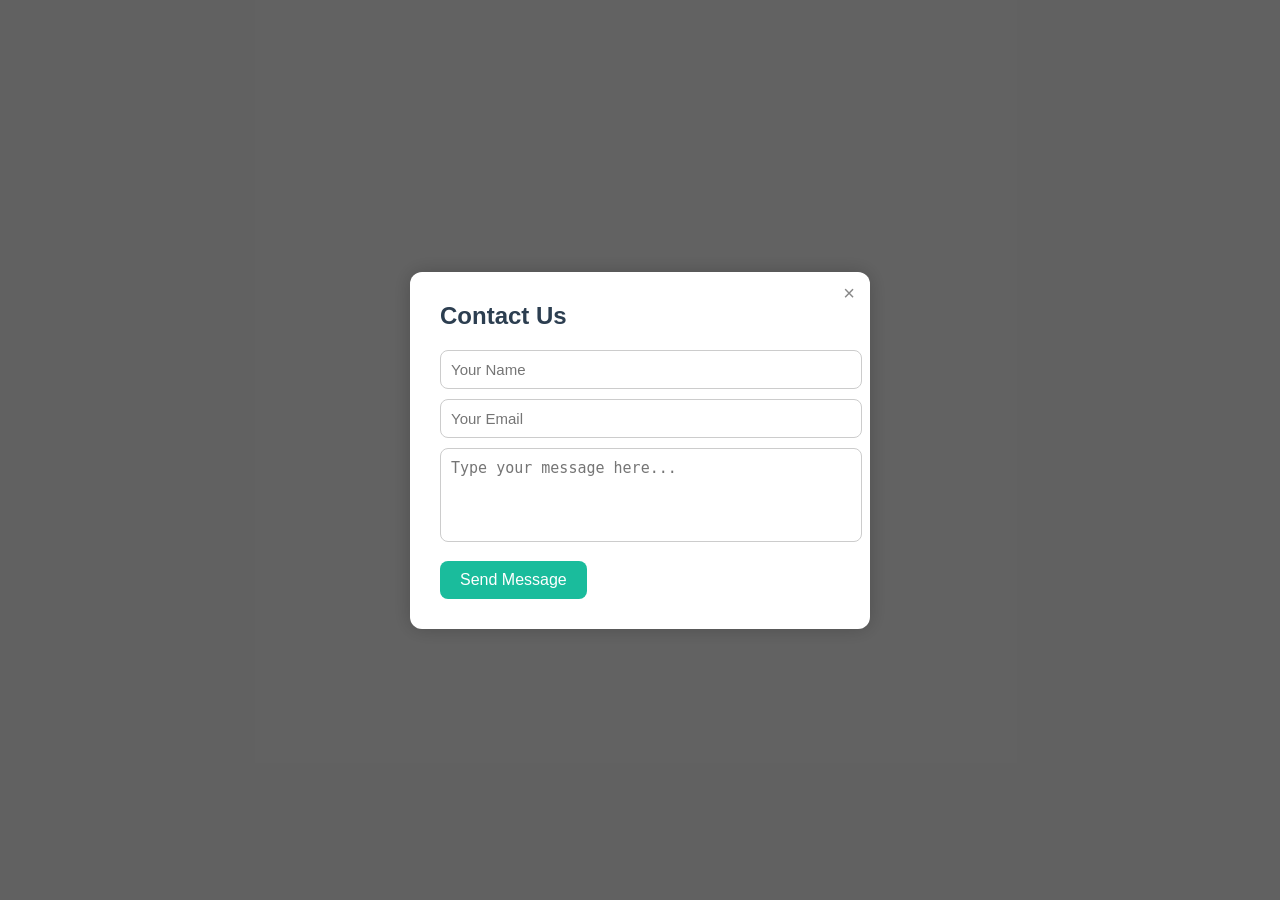
<file: pdl/Frontend/contact.html>
<!DOCTYPE html>
<html lang="en">
<head>
  <meta charset="UTF-8" />
  <meta name="viewport" content="width=device-width, initial-scale=1.0"/>
  <title>Contact Popup</title>
  <style>
    body {
      font-family: 'Segoe UI', sans-serif;
      margin: 0;
      padding: 0;
      background-color: #f4f4f4;
    }

    /* Popup styles */
    .popup-overlay {
      position: fixed;
      top: 0; left: 0;
      width: 100%;
      height: 100%;
      background-color: rgba(0, 0, 0, 0.6);
      display: flex; /* Show by default */
      align-items: center;
      justify-content: center;
      z-index: 999;
    }

    .popup-box {
      background: white;
      padding: 30px;
      width: 400px;
      border-radius: 12px;
      box-shadow: 0 0 20px rgba(0,0,0,0.2);
      position: relative;
      animation: popupShow 0.4s ease;
    }

    @keyframes popupShow {
      from {
        transform: scale(0.8);
        opacity: 0;
      }
      to {
        transform: scale(1);
        opacity: 1;
      }
    }

    .popup-box h2 {
      margin-top: 0;
      color: #2c3e50;
      margin-bottom: 10px;
    }

    .popup-box input, .popup-box textarea {
      width: 100%;
      padding: 10px;
      margin-top: 10px;
      border: 1px solid #ccc;
      border-radius: 8px;
      resize: none;
      font-size: 15px;
    }

    .popup-box button {
      margin-top: 15px;
      padding: 10px 20px;
      background-color: #1abc9c;
      color: white;
      border: none;
      border-radius: 8px;
      cursor: pointer;
      font-size: 16px;
      transition: background 0.3s ease;
    }

    .popup-box button:hover {
      background-color: #16a085;
    }

    .close-btn {
      position: absolute;
      top: 10px;
      right: 15px;
      font-size: 20px;
      cursor: pointer;
      color: #888;
    }

    .close-btn:hover {
      color: #333;
    }
  </style>
</head>
<body>

  <!-- Contact Popup -->
  <div class="popup-overlay" id="popup">
    <div class="popup-box">
      <span class="close-btn" id="closePopup">&times;</span>
      <h2>Contact Us</h2>
      <form action="contact.php" method="POST">
        <input type="text" name="name" placeholder="Your Name" required />
        <input type="email" name="email" placeholder="Your Email" required />
        <textarea name="message" rows="4" placeholder="Type your message here..." required></textarea>
        <button type="submit">Send Message</button>
      </form>
      
    </div>
  </div>

  <!-- JS to handle close -->
  <script>
    const popup = document.getElementById('popup');
    const closeBtn = document.getElementById('closePopup');
  
    closeBtn.addEventListener('click', function () {
      // Hide popup
      popup.style.display = 'none';
  
      // Redirect to index.html
      window.location.href = 'index.html';
    });
  
    window.addEventListener('click', function (e) {
      if (e.target === popup) {
        popup.style.display = 'none';
        window.location.href = 'index.html';
      }
    });
  </script>
  
</body>
</html>
</file>
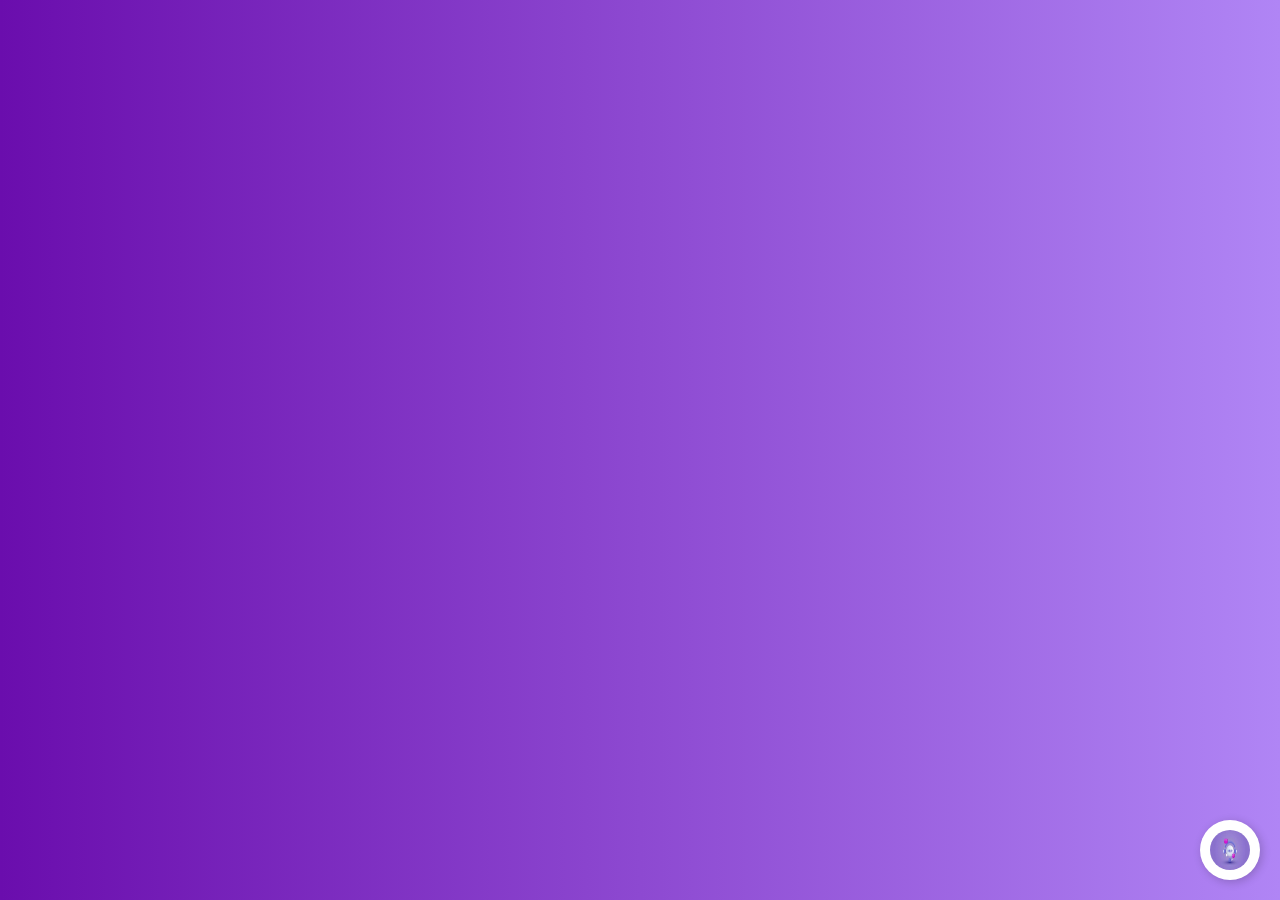
<file: pdl/Frontend/index1.html>
<!DOCTYPE html>
<html lang="en">
<head>
    <meta charset="UTF-8">
    <meta name="viewport" content="width=device-width, initial-scale=1.0">
    <title>Advanced Chatbot</title>
    <link rel="stylesheet" href="style1.css">
</head>
<body>
    <!-- Chatbot Icon -->
    <div class="chat-icon" id="chat-icon" onclick="toggleChatbot()">
        <img src="icon.jpg" alt="Bot Icon" class="chat-icon-img">
    </div>

    <!-- Chatbot Container -->
    <div class="chatbot-container" id="chatbot">
        <div class="chat-header">
            <img src="icon.jpg" alt="Bot Logo" class="bot-logo"> 
            A2JBOT
            <span class="close-btn" onclick="toggleChatbot()">&times;</span>
        </div>
        <div class="chat-body" id="chat-body">
            <div class="bot-message">Hi! How can I assist you?</div>
            <div class="suggestions" id="suggestions">
                <div class="suggestion">
                    <img src="icon.jpg" alt="Bot Icon" class="suggestion-icon">
                    <button onclick="sendMessage('What courses are available?')">What courses are available?</button>
                </div>
                <div class="suggestion">
                    <img src="icon.jpg" alt="Bot Icon" class="suggestion-icon">
                    <button onclick="sendMessage('What is the admission process?')">What is the admission process?</button>
                </div>
            </div>
        </div>
    </div>
    
    <script src="script.js"></script>
    <script>
        window.addEventListener("message", function(event) {
            if (event.data === "openChat") {
                document.getElementById("chatbot").style.display = "block";
            }
        });
    
        // Automatically open the chatbot when page loads inside iframe
        window.onload = function() {
            document.getElementById("chatbot").style.display = "block";
        };
    </script>
    
    
</body>
</html>
</file>
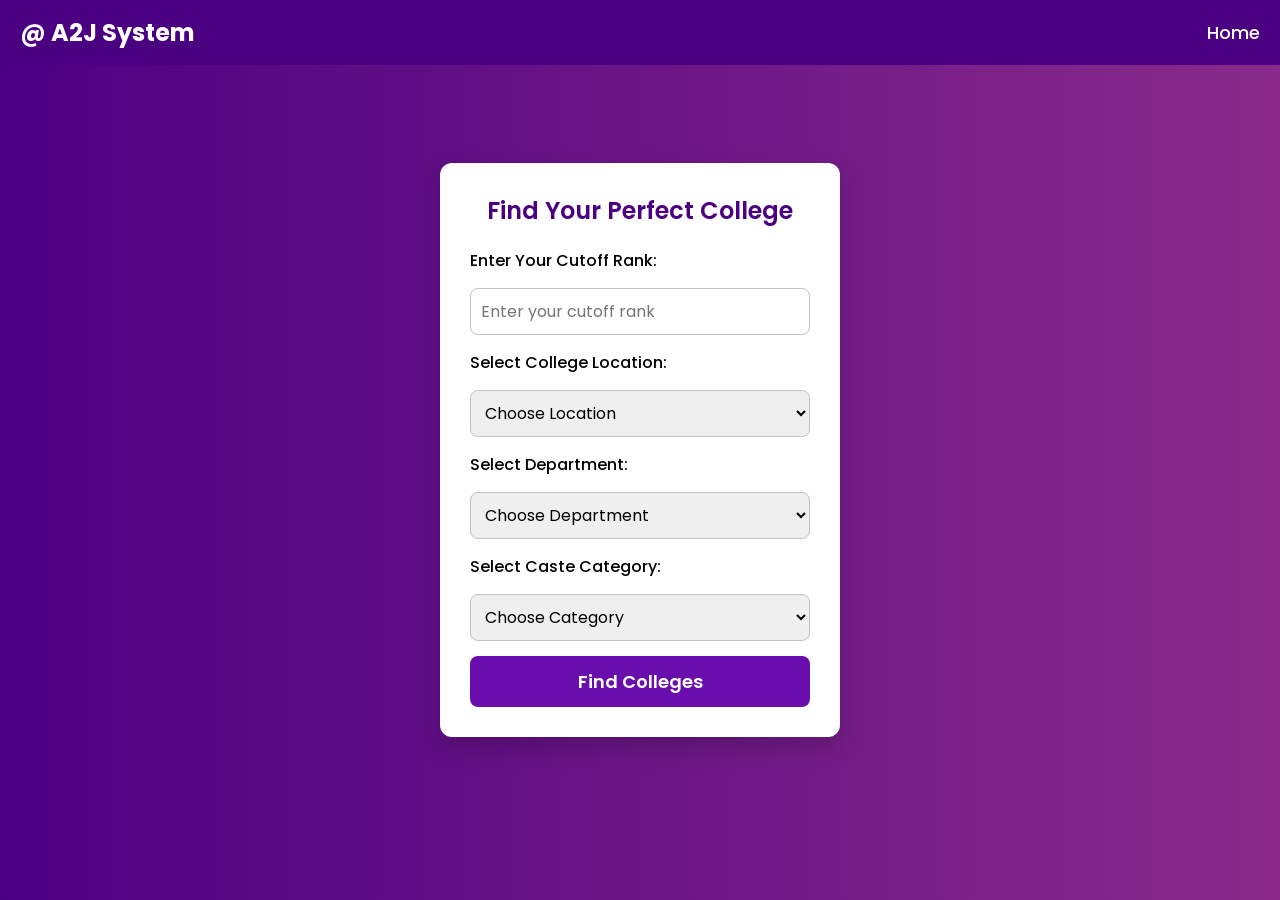
<file: pdl/Frontend/suggestion.html>
<!DOCTYPE html>
<html lang="en">
<head>
    <meta charset="UTF-8">
    <meta name="viewport" content="width=device-width, initial-scale=1.0">
    <title>College Recommendation</title>
    
     <style>
        @import url('https://fonts.googleapis.com/css2?family=Poppins:wght@300;400;600&display=swap');

* {
    margin: 0;
    padding: 0;
    box-sizing: border-box;
    font-family: 'Poppins', sans-serif;
}

body {
    background: linear-gradient(to right, #4b0082, #8a2b8a);
    display: flex;
    justify-content: center;
    align-items: center;
    height: 100vh;
}

.container {
    background: #fff;
    padding: 30px;
    border-radius: 12px;
    box-shadow: 0px 10px 25px rgba(0, 0, 0, 0.2);
    width: 400px;
    text-align: center;
}
h2 {
    margin-bottom: 20px;
    font-weight: 600;
    color: #4b0082;
}

form {
    display: flex;
    flex-direction: column;
    gap: 15px;
}

label {
    font-weight: 500;
    text-align: left;
}
input, select {
    width: 100%;
    padding: 10px;
    border-radius: 8px;
    border: 1px solid #bdc3c7;
    outline: none;
    font-size: 16px;
    transition: all 0.3s ease-in-out;
}

input:focus, select:focus {
    border-color: #6a0dad;
    box-shadow: 0px 0px 10px rgba(106, 13, 173, 0.3);
}

button {
    background: #6a0dad;
    color: white;
    padding: 12px;
    font-size: 18px;
    font-weight: 600;
    border: none;
    border-radius: 8px;
    cursor: pointer;
    transition: 0.3s ease-in-out;
}

button:hover {
    background: #4b0082;
}

header {
    background: #4b0082;
    color: white;
    padding: 15px 20px;
    display: flex;
    justify-content: space-between;
    align-items: center;
    position: fixed;
    width: 100%;
    top: 0;
    left: 0;
    z-index: 1000;
}

.logo {
    font-size: 24px;
    font-weight: bold;
}

nav ul {
    list-style: none;
    display: flex;
    gap: 20px;
}

nav ul li {
    display: inline;
}

nav ul li a {
    color: white;
    text-decoration: none;
    font-size: 18px;
    font-weight: 500;
    transition: 0.3s ease-in-out;
}

nav ul li a:hover {
    color: #dda0dd;
}
     </style>
</head>
<body>
    <header>
        <div class="logo">@ A2J System</div>
        <nav>
            <ul>
                <li><a href="index.html">Home</a></li>
            </ul>
        </nav>
    </header>
    
    <div class="container">
        <h2>Find Your Perfect College</h2>
        <form action="filter.php" method="POST">
            <label for="cutoff">Enter Your Cutoff Rank:</label>
            <input type="number" id="cutoff" name="cutoff" placeholder="Enter your cutoff rank" required>
            
            <label for="location">Select College Location:</label>
            <select id="location" name="location" required>
                <option value="" disabled selected>Choose Location</option>
<option value="Chennai">Chennai</option>
<option value="Coimbatore">Coimbatore</option>
<option value="Madurai">Madurai</option>
<option value="Trichy">Trichy</option>
<option value="Salem">Salem</option>
<option value="Tirunelveli">Tirunelveli</option>
<option value="Erode">Erode</option>
<option value="Tiruppur">Tiruppur</option>
<option value="Vellore">Vellore</option>
<option value="Thanjavur">Thanjavur</option>
<option value="Namakkal">Namakkal</option>
<option value="Virudhunagar">Virudhunagar</option>
<option value="Kancheepuram">Kancheepuram</option>
<option value="Dindigul">Dindigul</option>
<option value="Krishnagiri">Krishnagiri</option>
<option value="Theni">Theni</option>
<option value="Villupuram">Villupuram</option>
<option value="Tenkasi">Tenkasi</option>
<option value="Sivagangai">Sivagangai</option>
<option value="Ramanathapuram">Ramanathapuram</option>
<option value="Nagapattinam">Nagapattinam</option>
<option value="Cuddalore">Cuddalore</option>
<option value="Karur">Karur</option>
<option value="Thiruvallur">Thiruvallur</option>
<option value="Thiruvannamalai">Thiruvannamalai</option>
<option value="Thiruvarur">Thiruvarur</option>
<option value="Pudukkottai">Pudukkottai</option>
<option value="Dharmapuri">Dharmapuri</option>
<option value="Ranipet">Ranipet</option>
<option value="Ariyalur">Ariyalur</option>

            </select>
            

            <label for="department">Select Department:</label>
            <select id="department" name="department" required>
                <option value="" disabled selected>Choose Department</option>
                <option value="COMPUTER SCIENCE AND ENGINEERING">Computer Science and Engineering</option>
                <option value="IT">Information Technology</option>
                <option value="ELECTRONICS AND COMMUNICATION ENGINEERING">Electronics and Communication Engineering</option>
                <option value="EEE">Electrical and Electronics Engineering</option>
                <option value="CIVIL ENGINEERING">Civil Engineering</option>
                <option value="MECH">Mechanical Engineering</option>
                <option value="ARTIFICIAL INTELLIGENCE AND">Artificial Intelligence and Data Science</option>
            </select>
            

            <label for="caste">Select Caste Category:</label>
            <select id="caste" name="caste" required>
                <option value="" disabled selected>Choose Category</option>
                <option value="oc">OC</option>
                <option value="bc">BC</option>
                <option value="bcm">BCM</option>
                <option value="mbc">MBC</option>
                <option value="sc">SC</option>
                <option value="sca">SCA</option>
                <option value="st">ST</option>
            </select>            

            <button type="submit">Find Colleges</button>
        </form>
    </div>
</body>
</html>
</file>
<file: pdl/Frontend/style.css>
/* General Styles */

body {
    font-family: Arial, sans-serif;
    margin: 0;
    padding: 0;
    text-align: center;
}/* Header Section */
header {
    display: flex;
    justify-content: space-between;
    align-items: center;
    padding: 15px 30px;
    background: #222;
    color: white;
    font-family: Arial, sans-serif;
}

.logo {
    font-size: 22px;
    font-weight: bold;
}

nav ul {
    list-style: none;
    display: flex;
    gap: 20px;
    margin: 0;
    padding: 0;
}

nav ul li {
    display: inline;
}

nav ul li a {
    color: white;
    text-decoration: none;
    font-size: 18px;
    font-weight: bold;
}

nav ul li a:hover {
    color: #7c20ec;
}

/* Profile Icon */
.profile-container {
    position: relative;
    display: flex;
    align-items: center;
}

.profile-icon {
    width: 40px;
    height: 40px;
    border-radius: 50%;
    cursor: pointer;
    border: 2px solid white;
    object-fit: cover;
}

/* Dropdown Menu */
.dropdown-menu {
    display: none;
    position: absolute;
    right: 0;
    top: 50px;
    background: white;
    color: black;
    border-radius: 8px;
    box-shadow: 0px 4px 8px rgba(0, 0, 0, 0.2);
    overflow: hidden;
    min-width: 180px;
    z-index: 1000;
}
.profile-container {
position: relative;
z-index: 1100; /* Ensure it's above other elements */
}
.dropdown-menu a {
    display: block;
    padding: 12px 15px;
    color: black;
    text-decoration: none;
    font-size: 16px;
    font-weight: bold;
    transition: 0.3s;
}

.dropdown-menu a:hover {
    background: #8a0ee2;
    color: white;
}

/* Show dropdown */
.dropdown-menu.show {
    display: block;
}
  

/* Animation */
@keyframes fadeIn {
    from {
        opacity: 0;
        transform: scale(0.9);
    }
    to {
        opacity: 1;
        transform: scale(1);
    }
}



/* Hero Section */
.hero {
    height: 570px;
    background-image: url('static/college.jpg');
    background-repeat: no-repeat;
    background-size: cover;
    background-position: center;
    color: white;
    display: flex;
    align-items: center;
    justify-content: center;
    text-align: center;
    position: relative;
    animation: fadeIn 1.5s ease-in-out;
}

/* Centered Text Box */
.container {
    background-color: rgba(255, 255, 255, 0.9); /* Light transparent background */
    padding: 40px;
    width: 500px;
    border-radius: 10px;
    text-align: center;
    box-shadow: 0px 4px 10px rgba(0, 0, 0, 0.2);
    transform: translateY(30px);
    animation: slideUp 1.5s ease-in-out forwards;
}

.hero h1 {
    font-size: 28px;
    margin-bottom: 10px;
    color: black;
}

.hero p {
    color: black;
    font-size: 18px;
    margin-bottom: 20px;
}

/* Button with Hover Effect */
.hero button {
    background: #6A0DAD;
    color: white;
    border: none;
    padding: 12px 25px;
    font-size: 16px;
    cursor: pointer;
    border-radius: 25px;
    transition: all 0.3s ease-in-out;
    box-shadow: 0 4px 8px rgba(0, 0, 0, 0.2);
}

.hero button:hover {
    background: #53008A;
    transform: scale(1.1);
    box-shadow: 0 6px 12px rgba(0, 0, 0, 0.3);
}

/* Features Section */
.features {
    display: flex;
    justify-content: center;
    gap: 20px;
    padding: 40px 20px;
}

.features h2{
    justify-content: center;
    align-items: center;
}
/* Feature Box Styling */
.feature-box {
    width: 30%;
    text-align: center;
    background: white;
    padding: 20px;
    border-radius: 10px;
    box-shadow: 0 4px 8px rgba(0, 0, 0, 0.1);
    transition: transform 0.3s ease-in-out, box-shadow 0.3s ease-in-out;
}

/* Card Hover Effect */
.feature-box:hover {
    transform: translateY(-10px);
    box-shadow: 0 8px 16px rgba(0, 0, 0, 0.2);
}

/* Image Styling */
.feature-box img {
    width: 100%;
    border-radius: 10px;
}



.map{
    text-align: center;
    font-weight: bold;
}
/* Headings and Text */
.feature-box h3 {
    margin-top: 15px;
    font-size: 18px;
}

.feature-box p {
    font-size: 14px;
    color: gray;
}

/* Animations */
@keyframes fadeIn {
    from {
        opacity: 0;
    }
    to {
        opacity: 1;
    }
}

@keyframes slideUp {
    from {
        opacity: 0;
        transform: translateY(30px);
    }
    to {
        opacity: 1;
        transform: translateY(0);
    }
}

/* Footer Section // /* Footer Styling */
.custom-footer {
    background: #7300a0; /* Dark Purple Background */
    color: #f5c518; /* Gold Text */
    padding: 50px 0;
    text-align: center;
    font-family: 'Poppins', sans-serif;
}

.footer-container {
    display: flex;
    justify-content: space-around;
    max-width: 1200px;
    margin: auto;
    flex-wrap: wrap;
    padding-bottom: 20px;
    border-bottom: 1px solid rgba(255, 215, 0, 0.5);
}

.footer-section {
    flex: 1;
    min-width: 200px;
    padding: 10px;
}

.footer-section h3 {
    margin-bottom: 15px;
    font-size: 20px;
    font-weight: bold;
}

.footer-section ul {
    list-style: none;
    padding: 0;
}

.footer-section ul li {
    margin: 8px 0;
}

.footer-section ul li a {
    text-decoration: none;
    color: white;
    font-size: 16px;
    transition: 0.3s ease-in-out;
}

.footer-section ul li a:hover {
    color: #ffd700;
    text-shadow: 0px 0px 8px rgba(255, 215, 0, 0.8);
}

 
.footer-bottom {
    text-align: center;
    padding: 10px 0;
    font-size: 14px;
    opacity: 0.8;
}
/* Calculate Section */
.calculate {
    padding: 50px 20px;
    background-color: #f9f9f9; /* Light background for the form section */
}

.calculate .container {
    width: 350px;
    background-color: #fff;
    padding: 30px;
    border-radius: 8px;
    box-shadow: 0 4px 8px rgba(0, 0, 0, 0.1);
    text-align: center;
    margin: 0 auto; /* Center the container */
}

.calculate h2 {
    font-size: 24px;
    color: #6A0DAD;
    margin-bottom: 20px;
}

.calculate input {
    width: 100%;
    padding: 12px;
    margin: 10px 0;
    border: 1px solid #ddd;
    border-radius: 4px;
    font-size: 16px;
    box-sizing: border-box;
}

.calculate input:focus {
    border-color: #6A0DAD;
    outline: none;
}

.calculate button {
    background-color: #6A0DAD;
    color: white;
    padding: 12px 25px;
    border: none;
    border-radius: 4px;
    font-size: 16px;
    cursor: pointer;
    transition: background-color 0.3s ease-in-out;
    width: 100%; /* Full width for the button */
}

.calculate button:hover {
    background-color: #53008A;
}

.result {
    margin-top: 20px;
    font-size: 20px;
    color: #5A229A;
    font-weight: bold;
}

.result h3 {
    margin: 20px 0;
    font-size: 24px;
    color: #6A0DAD;
}

footer {
    background: #bc86e2;
    color: white;
    padding: 40px 20px;
    text-align: center;
    margin-top: 50px;
}

/* Footer Layout */
.footer-container {
    display: flex;
    justify-content: space-between;
    flex-wrap: wrap;
    max-width: 1200px;
    margin: auto;
}


/* Search Section */
.search-section {
    text-align: center;
    padding: 40px;
    background: #6A0DAD;
    color: white;
}

.search-section h1 {
    font-size: 24px;
    margin-bottom: 20px;
}

.search-section label {
    font-size: 16px;
    margin-right: 10px;
}

.search-section select, .search-section button {
    padding: 10px;
    margin: 10px;
    border-radius: 5px;
    font-size: 16px;
}

.search-section button {
    background: #4CAF50;
    color: white;
    border: none;
    cursor: pointer;
    transition: background 0.3s;
}

.search-section button:hover {
    background: #388E3C;
}

/* Results Section */
.results-section {
    padding: 40px;
    text-align: center;
}

#collegeResults {
    display: flex;
    flex-wrap: wrap;
    justify-content: center;
    gap: 20px;
    margin-top: 20px;
}

.college-card {
    background: white;
    padding: 20px;
    width: 300px;
    border-radius: 10px;
    box-shadow: 0 4px 8px rgba(0, 0, 0, 0.1);
    text-align: left;
}

.college-card h3 {
    margin: 10px 0;
}

.college-card p {
    color: gray;
    font-size: 14px;
}

.chatbot-container {
    position: fixed;
    bottom: 80px;
    right: 20px;
    width: 320px;
    height: 400px;
    background: white;
    border-radius: 10px;
    box-shadow: 0 4px 10px rgba(0, 0, 0, 0.2);
    display: none;
    flex-direction: column;
    overflow: hidden;
}
.chatbot-container.open {
    display: flex;
}
.chatbot-header {
    background: #6a0dad;
    color: white;
    padding: 10px;
    text-align: center;
    cursor: pointer;
    font-weight: bold;
}
 
@keyframes blinkZoom {
    0% { transform: scale(1); opacity: 1; }
    50% { transform: scale(1.2); opacity: 0.6; }
    100% { transform: scale(1); opacity: 1; }
}

.chatbot-toggle {
    position: fixed;
    bottom: 20px;
    right: 20px;
    background: #6a0dad;
    border: none;
    border-radius: 50%;
    width: 65px;  /* Increased size */
    height: 65px; /* Increased size */
    display: flex;
    align-items: center;
    justify-content: center;
    cursor: pointer;
    box-shadow: 0 4px 8px rgba(0, 0, 0, 0.2);
    animation: blinkZoom 1.5s infinite ease-in-out; /* Blinking + Zoom effect */
}

.chatbot-toggle img {
    width: 40px; /* Increased icon size */
    height: 40px; /* Increased icon size */
}


#chatbotFrame {
    width: 100%;
    height: 100%;
    border: none;
}
/* Basic Styling */
 

nav ul {
    list-style: none;
    padding: 0;
}

nav ul li {
    display: inline;
    margin: 0 20px;
}

nav ul li a {
    color: white;
    text-decoration: none;
    font-size: 18px;
    font-weight: 500;
    transition: color 0.3s ease-in-out;
}

nav ul li a:hover {
    color: #f39c12;
}

/* Modal Styles */
.modal {
    display: none;
    position: fixed;
    z-index: 2;
    left: 0;
    top: 0;
    width: 100%;
    height: 100%;
    background-color: rgba(0, 0, 0, 0.6);
    backdrop-filter: blur(8px);
    overflow: auto;
    animation: fadeIn 0.4s;
}

@keyframes fadeIn {
    from { opacity: 0; }
    to { opacity: 1; }
}

.modal-content {
    background: rgba(255, 255, 255, 0.1);
    backdrop-filter: blur(12px);
    color: white;
    margin: 10% auto;
    padding: 25px;
    width: 60%;
    border-radius: 12px;
    text-align: center;
    box-shadow: 0px 4px 15px rgba(255, 255, 255, 0.2);
    transition: transform 0.3s ease-in-out;
}

.modal-content:hover {
    transform: scale(1.02);
}

h2 {
    font-size: 28px;
    margin-bottom: 15px;
    color: #f39c12;
}

p {
    font-size: 16px;
    line-height: 1.6;
    margin-bottom: 15px;
    text-align: justify;
}

/* Close Button */
.close {
    color: white;
    float: right;
    font-size: 30px;
    font-weight: bold;
    cursor: pointer;
    transition: color 0.3s ease-in-out;
}

.close:hover {
    color: #f39c12;
}.social-icons {
    display: flex;
    flex-direction: column;
    align-items: center; /* Center align */
    gap: 15px; /* Space between links */
    margin-top: 10px;
}

.social-icons a {
    display: flex;
    align-items: center;
    text-decoration: none;
    font-size: 20px;
    color: white; /* White text */
    gap: 10px; /* Space between icon and text */
    transition: 0.3s;
}

.social-icons a:hover {
    transform: scale(1.1);
}

.social-icons i {
    font-size: 24px; /* Icon size */
}

.social-icons a:nth-child(1) i { color: #1877f2; } /* Facebook color */
.social-icons a:nth-child(2) i { color: #e4405f; } /* Instagram color */
.social-icons a:nth-child(3) i { color: #ff0000; } /* YouTube color */
.social-icons a:nth-child(4) i { color: #1da1f2; } /* Twitter color */
.social-icons a:nth-child(5) i { color: #0088cc; } /* Telegram color */
</file>
<file: pdl/Frontend/style1.css>
/* Global Styles */
* {
    margin: 0;
    padding: 0;
    box-sizing: border-box;
    font-family: "Poppins", sans-serif;
}

body {
    background: linear-gradient(to right, #6a0dad, #b085f5);
    display: flex;
    justify-content: center;
    align-items: center;
    height: 100vh;
}

/* Chatbot Icon */
.chat-icon {
    position: fixed;
    bottom: 20px;
    right: 20px;
    background: white;
    border-radius: 50%;
    width: 60px;
    height: 60px;
    display: flex;
    justify-content: center;
    align-items: center;
    box-shadow: 2px 2px 10px rgba(0, 0, 0, 0.2);
    cursor: pointer;
    transition: transform 0.3s;
}

.chat-icon:hover {
    transform: scale(1.1);
}

/* Chatbot Icon Image */
.chat-icon-img {
    width: 40px;
    height: 40px;
    border-radius: 50%;
}
 
/* Hide scrollbar */
.chat-body {
    height: 300px;
    overflow-y: auto;
    padding: 15px;
    display: flex;
    flex-direction: column;
    background: rgba(255, 255, 255, 0.4);
    border-radius: 0 0 15px 15px;
    scrollbar-width: none; /* For Firefox */
    -ms-overflow-style: none; /* For IE and Edge */
}

.chat-body::-webkit-scrollbar {
    display: none; /* For Chrome, Safari, and Opera */
}

/* Smooth slide animation */
.chatbot-container {
    position: fixed;
    bottom: -400px;
    right: 20px;
    width: 380px;
    display: flex; /* Add this */
    flex-direction: column;
    background: rgba(255, 255, 255, 0.2);
    backdrop-filter: blur(15px);
    border-radius: 15px;
    box-shadow: 0px 5px 15px rgba(0, 0, 0, 0.3);
    overflow: hidden;
    opacity: 0;
    transform: translateY(0); /* Change this */
    transition: bottom 0.5s ease-in-out, opacity 0.5s ease-in-out;
}


/* Show Chatbot */
.chatbot-container.show {
    bottom: 20px; /* Ensure this is set to make it visible */
    opacity: 1;
    transform: translateY(0);
}

/* Chat Header */
.chat-header {
    background: linear-gradient(to right, #6a0dad, #4b0082);
    color: white;
    padding: 15px;
    text-align: center;
    font-weight: bold;
    position: relative;
    display: flex;
    align-items: center;
    justify-content: center;
}

/* Bot Logo in Header */
.bot-logo {
    width: 30px;
    height: 30px;
    margin-right: 10px;
    border-radius: 50%;
}

/* Close Button */
.close-btn {
    position: absolute;
    right: 15px;
    top: 50%;
    transform: translateY(-50%);
    cursor: pointer;
    font-size: 20px;
    transition: color 0.3s ease-in-out;
}

.close-btn:hover {
    color: #ff5252;
}

/* Chat Body */
 
/* Chat Messages */
.bot-message, .user-message {
    padding: 12px;
    margin: 5px 0;
    border-radius: 10px;
    max-width: 75%;
    word-wrap: break-word;
    animation: fadeInUp 0.3s ease-in-out;
}

.bot-message {
    background: rgba(217, 179, 255, 0.8);
    align-self: flex-start;
}

.user-message {
    background: linear-gradient(to right, #6a0dad, #4b0082);
    color: white;
    align-self: flex-end;
}
/* Suggestions Container */
.suggestions {
    display: flex;
    flex-direction: column;
    gap: 10px;
    margin-top: 10px;
}

/* Suggestion Button with Icon */
.suggestion {
    display: flex;
    align-items: center;
    background: white;
    padding: 8px;
    border-radius: 10px;
    box-shadow: 2px 2px 5px rgba(0, 0, 0, 0.2);
    cursor: pointer;
    transition: transform 0.2s ease-in-out;
}

.suggestion:hover {
    transform: scale(1.05);
}

/* Circular Icon for Suggestion */
.suggestion-icon {
    width: 25px;
    height: 25px;
    border-radius: 50%;
    margin-right: 10px;
}

/* Text Inside Button */
.suggestion-text {
    flex: 1;
    background: linear-gradient(to right, #4b0082, #6a0dad);
    color: white;
    border: none;
    border-radius: 10px;
    padding: 10px;
    text-align: center;
}


/* Animations */
@keyframes fadeIn {
    from {
        opacity: 0;
        transform: translateY(20px);
    }
    to {
        opacity: 1;
        transform: translateY(0);
    }
}

@keyframes fadeInUp {
    from {
        opacity: 0;
        transform: translateY(10px);
    }
    to {
        opacity: 1;
        transform: translateY(0);
    }
}

/* Responsive Design */
@media (max-width: 480px) {
    .chatbot-container {
        width: 90%;
        right: 5%;
    }
}
</file>
